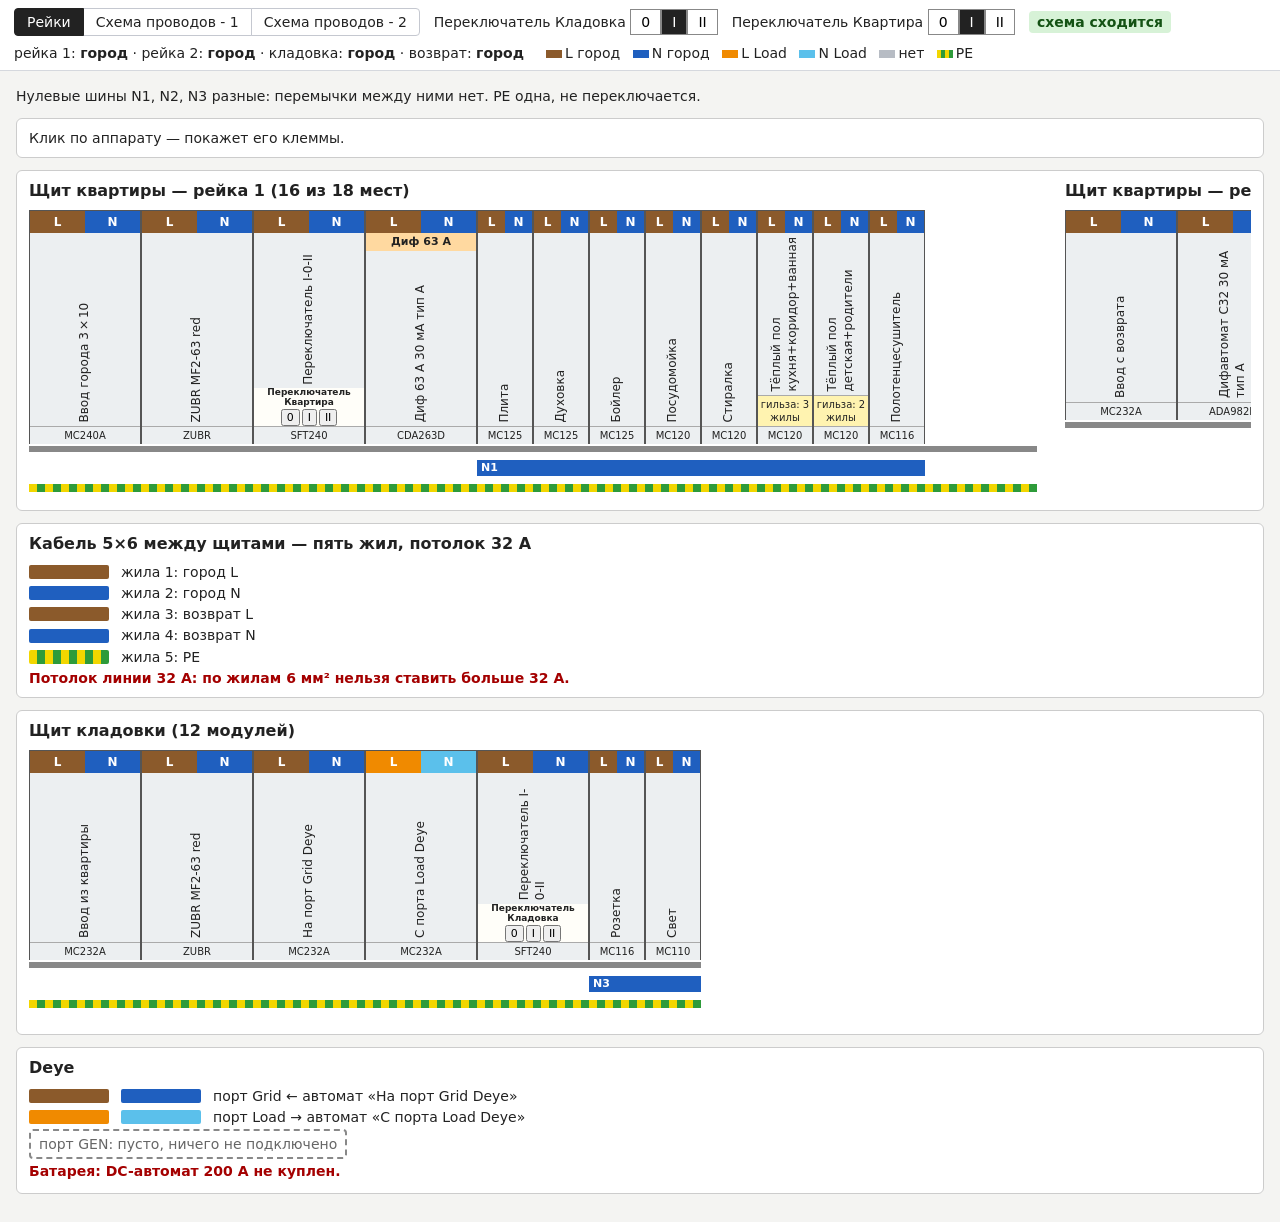
<file: index.html>
<!doctype html>
<html lang="ru">
<head>
<meta charset="utf-8">
<meta name="viewport" content="width=device-width, initial-scale=1">
<title>Щиты: квартира и кладовка</title>
<style>
  :root {
    --grid-l: #8b5a2b; --grid-n: #1f5fbf;
    --load-l: #f08a00; --load-n: #5bc0eb;
    --dead: #9aa0a6; --mod: 56px;
  }
  body { font: 14px/1.3 system-ui, sans-serif; margin: 0; background: #f4f4f2; color: #222; }
  .page { padding: 16px; }
  header.site button { font: inherit; padding: 3px 10px; border: 1px solid #888; background: #fff; cursor: pointer; }
  header.site button.on { background: #222; color: #fff; }
  .swatches i { display: inline-block; width: 16px; height: 8px; margin: 0 3px 0 8px; vertical-align: middle; }
  h2 { font-size: 16px; margin: 0 0 8px; }
  .board, .cable, .deye { background: #fff; border: 1px solid #ccc; border-radius: 6px; padding: 10px 12px; margin: 12px 0; }
  .sw { display: inline-block; width: 22px; height: 12px; border-radius: 2px; vertical-align: middle; margin-right: 4px; }
  .grid-L { background: var(--grid-l); } .grid-N { background: var(--grid-n); }
  .load-L { background: var(--load-l); } .load-N { background: var(--load-n); }
  .dead-L, .dead-N { background: var(--dead); }
  .pe { background: repeating-linear-gradient(90deg, #f2d600 0 8px, #2e9b3a 8px 16px); }
  .rail { display: flex; position: relative; width: calc(var(--mod) * 18); margin-bottom: 24px;
          border-bottom: 6px solid #888; padding-bottom: 2px; }
  .rail.s12 { width: calc(var(--mod) * 12); }
.pair, .scroll { display: flex; gap: 28px; align-items: flex-start; overflow-x: auto; }
  .scroll { display: block; padding-bottom: 8px; }
  .dev { box-sizing: border-box; width: calc(var(--mod) * var(--m)); border: 1px solid #555; border-bottom: 0;
         background: #eceff1; display: flex; flex-direction: column; min-height: 210px; position: relative; flex: none; }
  .t { display: flex; height: 22px; }
  .t span { flex: 1; text-align: center; font-weight: 700; color: #fff; line-height: 22px; font-size: 12px; }
  .name { writing-mode: vertical-rl; transform: rotate(180deg); flex: 1; align-self: center;
          font-size: 12px; padding: 4px 0; text-align: left; }
  .part { font-size: 10px; text-align: center; border-top: 1px solid #aaa; padding: 2px 0; }
  .ferrule { font-size: 10px; background: #fff3b0; text-align: center; padding: 2px 1px; border-top: 1px solid #aaa; }
  .role { font-size: 11px; font-weight: 700; background: #ffd9a0; text-align: center; padding: 2px 0; }
  .nbar { height: 16px; margin: -16px 0 8px; color: #fff; font-size: 11px; font-weight: 700; line-height: 16px; padding-left: 4px; box-sizing: border-box; }
  .peBar { height: 8px; width: calc(var(--mod) * 18); margin-bottom: 8px; }
  .row { display: flex; gap: 8px; align-items: center; margin: 3px 0; }
  .row .sw { width: 80px; height: 14px; }
  .empty { border: 2px dashed #888; color: #666; padding: 4px 8px; border-radius: 4px; display: inline-block; }
  .warn { color: #a40000; font-weight: 700; }
  .badge { padding: 2px 8px; border-radius: 4px; font-weight: 700; }
  .badge.ok { background: #d7f2d7; color: #145214; } .badge.bad { background: #ffd9d9; color: #a40000; }
  .dev { cursor: pointer; }
  #terms { min-height: 1.3em; }
</style>
</head>
<body>
<link rel="stylesheet" href="scheme/nav.css">
<header class="site">
  <nav id="views"></nav>
  <script src="scheme/nav.js?v=3"></script>
  <span>Переключатель Кладовка
    <button data-g="storage" data-v="0">0</button><button data-g="storage" data-v="1">I</button><button data-g="storage" data-v="2">II</button>
  </span>
  <span>Переключатель Квартира
    <button data-g="apartment" data-v="0">0</button><button data-g="apartment" data-v="1">I</button><button data-g="apartment" data-v="2">II</button>
  </span>
  <span id="badge" class="badge"></span>
  <span id="status"></span>
  <span class="swatches">
    <i style="background:#8b5a2b"></i>L город
    <i style="background:#1f5fbf"></i>N город
    <i style="background:#f08a00"></i>L Load
    <i style="background:#5bc0eb"></i>N Load
    <i style="background:#b7bcc4"></i>нет
    <i style="background:repeating-linear-gradient(90deg,#f2d600 0 4px,#2e9b3a 4px 8px)"></i>PE
  </span>
</header>
<div class="page">
<div>Нулевые шины N1, N2, N3 разные: перемычки между ними нет. PE одна, не переключается.</div>
<div id="terms" class="board">Клик по аппарату — покажет его клеммы.</div>

<div class="board">
  <div class="pair">
    <div>
      <h2>Щит квартиры — рейка 1 (16 из 18 мест)</h2>
      <div class="rail" id="rail1"></div><div class="nbar" id="n1"></div><div class="peBar pe"></div>
    </div>
    <div>
      <h2>Щит квартиры — рейка 2 (17 из 18 мест)</h2>
      <div class="rail" id="rail2"></div><div class="nbar" id="n2"></div>
    </div>
  </div>
</div>

<div class="cable">
  <h2>Кабель 5×6 между щитами — пять жил, потолок 32 А</h2>
  <div class="row"><i class="sw" data-w="grid-L"></i>жила 1: город L</div>
  <div class="row"><i class="sw" data-w="grid-N"></i>жила 2: город N</div>
  <div class="row"><i class="sw" data-w="rtn-L"></i>жила 3: возврат L</div>
  <div class="row"><i class="sw" data-w="rtn-N"></i>жила 4: возврат N</div>
  <div class="row"><i class="sw pe"></i>жила 5: PE</div>
  <div class="warn">Потолок линии 32 А: по жилам 6 мм² нельзя ставить больше 32 А.</div>
</div>

<div class="board">
  <h2>Щит кладовки (12 модулей)</h2>
  <div class="scroll"><div class="rail s12" id="storage"></div><div class="nbar" id="n3"></div><div class="peBar pe" style="width:calc(var(--mod)*12)"></div></div>
</div>

<div class="deye">
  <h2>Deye</h2>
  <div class="row"><i class="sw" data-w="grid-L"></i><i class="sw" data-w="grid-N"></i>порт Grid ← автомат «На порт Grid Deye»</div>
  <div class="row"><i class="sw load-L"></i><i class="sw load-N"></i>порт Load → автомат «С порта Load Deye»</div>
  <div class="row"><span class="empty">порт GEN: пусто, ничего не подключено</span></div>
  <div class="row"><span class="warn">Батарея: DC-автомат 200 А не куплен.</span></div>
</div>

<script type="module">
import { devices, energize, selfCheck } from './scheme/circuit.js'

const d = devices()
const NAME = { grid: 'город', load: 'Load Deye', dead: 'нет напряжения' }
const pos = { storage: 1, apartment: 1 } // начальное положение: кладовка I, квартира I

const cls = (st, pole) => `${st}-${pole}`
function esc(t) { return t.replace(/[&<>]/g, (c) => ({ '&': '&amp;', '<': '&lt;', '>': '&gt;' })[c]) }
function posBox(g) {
  const name = g === 'storage' ? 'Кладовка' : 'Квартира'
  const btn = (v, t) => `<button data-g="${g}" data-v="${v}">${t}</button>`
  return `<div class="pos"><b>Переключатель<br>${name}</b><span>${btn(0, '0')}${btn(1, 'I')}${btn(2, 'II')}</span></div>`
}

// клеммы по клику: SFT240 и ZUBR из брифа, остальные вход сверху / выход снизу
function terminals(x) {
  if (x.part === 'SFT240') return 'I: фаза 2, ноль 6 · II: фаза 4, ноль 8 · верх: фаза 1, ноль 5'
  if (x.part === 'ZUBR') return 'вход сверху: 1 фаза, 2 ноль · выход снизу: 3 фаза, 4 ноль'
  if (x.modules === 2) return 'вход сверху: L и N отдельно · выход снизу: L и N отдельно'
  return 'вход сверху, выход снизу'
}

function render() {
  const s = energize(pos.storage, pos.apartment)
  // состояние провода для каждого аппарата: grid | load | dead
  const stateOf = {
    apartmentRail1: (i) => (i < 3 ? 'grid' : s.rail1), // до переключателя вход всегда город
    apartmentRail2: () => s.rail2,
    storage: (i) => ['grid', 'grid', s.deyeGrid, 'load', s.storageLoads, s.storageLoads, s.storageLoads][i],
  }
  const cable = { 'grid-L': 'grid-L', 'grid-N': 'grid-N',
                  'rtn-L': cls(s.returnPair, 'L'), 'rtn-N': cls(s.returnPair, 'N') }
  document.querySelectorAll('[data-w]').forEach((el) => { el.className = `sw ${cable[el.dataset.w]}` })

  for (const [key, id] of [['apartmentRail1', 'rail1'], ['apartmentRail2', 'rail2'], ['storage', 'storage']]) {
    document.getElementById(id).innerHTML = d[key].map((x, i) => {
      const st = stateOf[key](i)
      return `<div class="dev" data-k="${key}" data-i="${i}" style="--m:${x.modules}" title="${esc(x.name)}">
        <div class="t"><span class="${cls(st, 'L')}">L</span><span class="${cls(st, 'N')}">N</span></div>
        ${x.role ? `<div class="role">${esc(x.role)}</div>` : ''}
        <div class="name">${esc(x.name)}</div>
        ${x.part === 'SFT240' ? posBox(key === 'storage' ? 'storage' : 'apartment') : ''}
        ${x.ferrule ? `<div class="ferrule">гильза: ${esc(x.ferrule)}</div>` : ''}
        <div class="part">${esc(x.part)}</div></div>`
    }).join('')
  }

  // шина N начинается после CDA263D / ADA982D / SFT240 (storage) и идёт до конца рейки
  for (const [id, key, last, width, src] of [['n1', 'apartmentRail1', 3, 16, s.rail1], ['n2', 'apartmentRail2', 1, 16, s.rail2], ['n3', 'storage', 4, 12, s.storageLoads]]) {
    const off = d[key].slice(0, last + 1).reduce((a, x) => a + x.modules, 0)
    const el = document.getElementById(id)
    el.className = `nbar ${cls(src, 'N')}`
    el.style.marginLeft = `calc(var(--mod) * ${off})`
    el.style.width = `calc(var(--mod) * ${width - off})`
    el.textContent = id.toUpperCase()
  }

  document.getElementById('status').innerHTML =
    `рейка 1: <b>${NAME[s.rail1]}</b> · рейка 2: <b>${NAME[s.rail2]}</b> · кладовка: <b>${NAME[s.storageLoads]}</b> · возврат: <b>${NAME[s.returnPair]}</b>` +
    (s.fault ? ` · <span class="warn">короткое между городом и Load: ${esc(s.fault)}</span>` : '')
  document.querySelectorAll('[data-g]').forEach((b) =>
    b.classList.toggle('on', pos[b.dataset.g] === Number(b.dataset.v)))
}

document.addEventListener('click', (e) => {
  const b = e.target.closest('button[data-g]')
  if (b) {
    pos[b.dataset.g] = Number(b.dataset.v)
    render()
    return
  }
  const el = e.target.closest('.dev')
  if (!el) return
  const x = d[el.dataset.k][el.dataset.i]
  document.getElementById('terms').innerHTML = `<b>${esc(x.name)}</b> (${esc(x.part)}): ${esc(terminals(x))}`
})

const badge = document.getElementById('badge')
try {
  selfCheck()
  badge.textContent = 'схема сходится'
  badge.className = 'badge ok'
} catch (err) {
  badge.textContent = err.message
  badge.className = 'badge bad'
}

render()
</script>
</div>
</body>
</html>
</file>
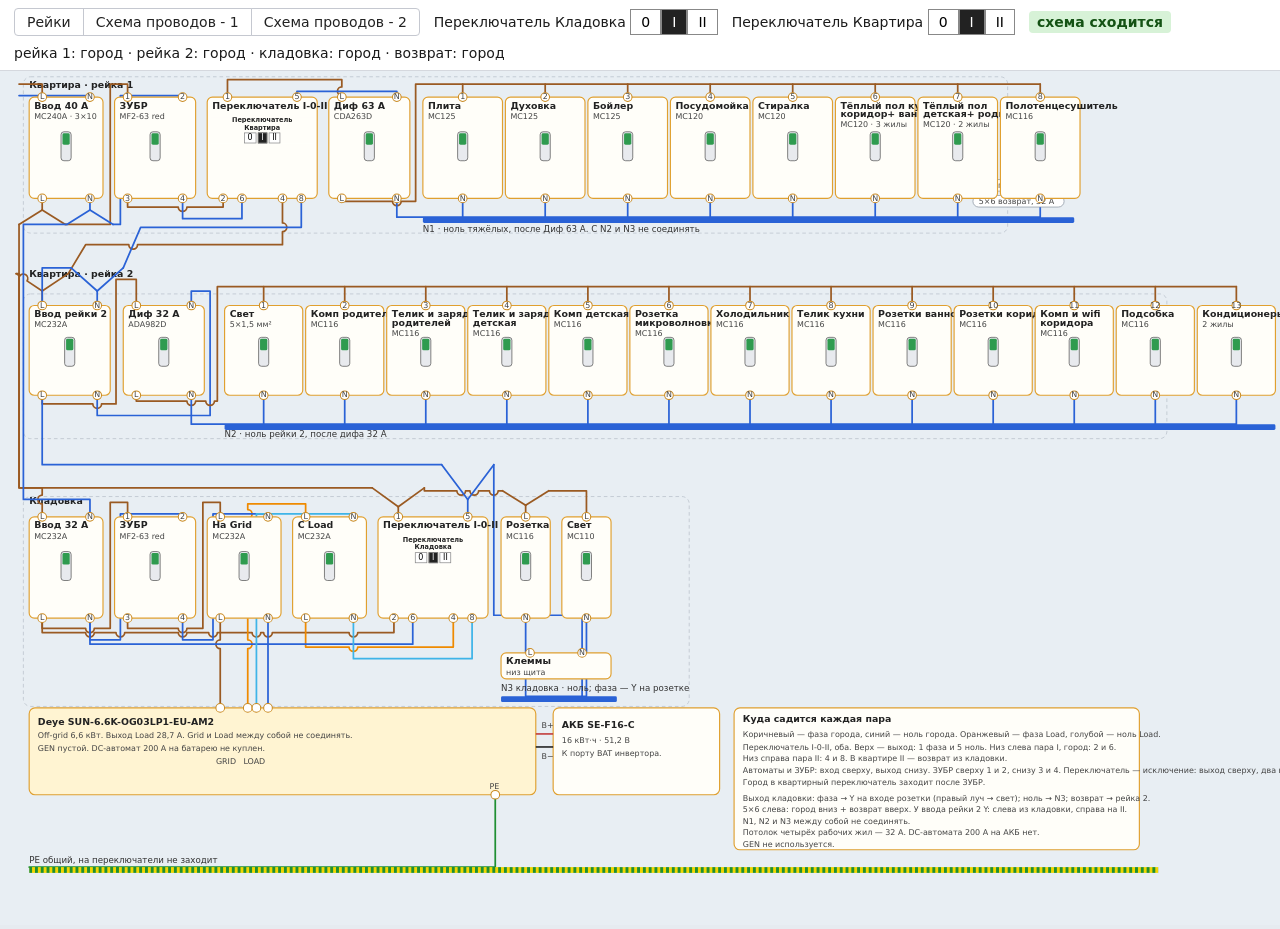
<file: variant3.html>
<!doctype html>
<html lang="ru">
<head>
<meta charset="utf-8">
<meta name="viewport" content="width=device-width, initial-scale=1">
<title>Вариант 3 · подробно</title>
<style>
  body { margin: 0; background: #e6ebf0; color: #1b1b1b; font: 12px/1.25 system-ui, sans-serif; }
  a { color: #1a4fbf; }
  button { font: inherit; padding: 3px 10px; border: 1px solid #888; background: #fff; cursor: pointer; }
  button.on { background: #222; color: #fff; }
  .ok { background: #d7f2d7; color: #145214; border-radius: 4px; padding: 2px 8px; font-weight: 700; }
  svg { width: 100%; height: calc(100vh - 46px); background: #e8eef3; }
  .panel { fill: none; stroke: #b7c0ca; stroke-dasharray: 5 4; }
  .card { fill: #fffef9; stroke: #e0a030; stroke-width: 1.6; }
  .inv { fill: #fff4d2; stroke: #e0a030; stroke-width: 1.6; }
  .dot { fill: #fff; stroke: #c98920; stroke-width: 1.4; }
  .t { font-size: 13px; font-weight: 700; fill: #222; }
  .s { font-size: 11px; fill: #444; }
  .n { font-size: 12px; fill: #333; }
  .w { fill: none; stroke-width: 2.4; stroke-linejoin: round; stroke-linecap: round; pointer-events: none; }
  .hit { fill: none; stroke: transparent; stroke-width: 14; pointer-events: stroke; }
  .run:hover .w { stroke-width: 5; filter: drop-shadow(0 0 2px #fff); }
  .grid-L { stroke: #9a5a22; } .grid-N { stroke: #2a62d6; }
  .load-L { stroke: #ef8a00; } .load-N { stroke: #3eb4e8; }
  .dead { stroke: #c5cad1; }
  .pe { stroke: #1f8f32; }
  .barN { stroke: none; } .barN.grid-N { fill: #2a62d6; } .barN.load-N { fill: #3eb4e8; } .barN.dead { fill: #c5cad1; }
  .pebar { stroke: none; fill: url(#pe); }
  .pill { fill: #fff; stroke: #8a93a0; }
  .lev { cursor: pointer; }
</style>
</head>
<body>
<link rel="stylesheet" href="scheme/nav.css">
<header class="site">
  <nav id="views"></nav>
  <script src="scheme/nav.js"></script>
  <span>Переключатель Кладовка
    <button data-g="storage" data-v="0">0</button><button data-g="storage" data-v="1">I</button><button data-g="storage" data-v="2">II</button>
  </span>
  <span>Переключатель Квартира
    <button data-g="apartment" data-v="0">0</button><button data-g="apartment" data-v="1">I</button><button data-g="apartment" data-v="2">II</button>
  </span>
  <span id="badge" class="ok"></span>
  <span id="status"></span>
</header>
<svg id="svg" viewBox="0 0 1720 1180">
  <defs>
    <pattern id="pe" width="8" height="8" patternUnits="userSpaceOnUse">
      <rect width="8" height="8" fill="#f2d600"/>
      <rect width="4" height="8" fill="#1f8f32"/>
    </pattern>
  </defs>
</svg>
<script type="module">
import { devices, energize, gateBreakers, selfCheck } from './scheme/circuit.js'
import { applyHops } from './scheme/hop.js'

const pos = { storage: 1, apartment: 1 }
const sw = {}
const svg = document.getElementById('svg')
const wires = []
const d = devices()
const on = (id) => sw[id] !== false
const live = (via) => !via || via.every(on)

function box(x, y, w, h, title, sub, id) {
  return { x, y, w, h, title, sub, id, p: {} }
}
function port(b, id, x, y, label) { b.p[id] = { x, y, label } }
function add(pts, kind, pole, g, via) {
  wires.push({ pts, kind, pole, g: g ?? 's' + wires.length, via })
}
const PS = 16 // зазор L/N на параллельных трассах
function go(a, b, y, kind, pole, g, via) {
  const yy = y + pole * PS
  add([a, { x: a.x, y: yy }, { x: b.x, y: yy }, b], kind, pole, g, via)
}

const Y = 36, H = 140
const city = box(16, Y, 102, H, 'Ввод 40 А', 'MC240A · 3×10', 'city')
const zA = box(134, Y, 112, H, 'ЗУБР', 'MF2-63 red', 'zA')
const sA = box(262, Y, 152, H, 'Переключатель I-0-II', 'квартира')
const pzv = box(430, Y, 112, H, 'Диф 63 А', 'CDA263D', 'pzv')
const gapR1R2 = 40
const gapR2Sto = 80 // вдвое больше сдвига, чем между рейками
const sY = 496 + gapR1R2 + gapR2Sto
const qIn = box(16, sY, 102, H, 'Ввод 32 А', 'MC232A', 'qIn')
const zS = box(134, sY, 112, H, 'ЗУБР', 'MF2-63 red', 'zS')
const qG = box(262, sY, 102, H, 'На Grid', 'MC232A', 'qG')
const qL = box(380, sY, 102, H, 'С Load', 'MC232A', 'qL')
const sS = box(498, sY, 152, H, 'Переключатель I-0-II', 'кладовка')

function topBottom(b, inL, inN, outL, outN) {
  port(b, 'inL', b.x + 18, b.y, inL)
  port(b, 'inN', b.x + b.w - 18, b.y, inN)
  port(b, 'outL', b.x + 18, b.y + b.h, outL)
  port(b, 'outN', b.x + b.w - 18, b.y + b.h, outN)
}
topBottom(city, 'L', 'N', 'L', 'N')
topBottom(zA, '1', '2', '3', '4')
topBottom(zS, '1', '2', '3', '4')
topBottom(qIn, 'L', 'N', 'L', 'N')
topBottom(qG, 'L', 'N', 'L', 'N')
topBottom(qL, 'L', 'N', 'L', 'N')
topBottom(pzv, 'L', 'N', 'L', 'N')
function sftPorts(b) {
  port(b, 'oL', b.x + 28, b.y, '1')
  port(b, 'oN', b.x + b.w - 28, b.y, '5')
  port(b, 'iL', b.x + 22, b.y + b.h, '2')
  port(b, 'iN', b.x + 48, b.y + b.h, '6')
  port(b, 'iiL', b.x + b.w - 48, b.y + b.h, '4')
  port(b, 'iiN', b.x + b.w - 22, b.y + b.h, '8')
}
;[sA, sS].forEach(sftPorts)

const heavy = d.apartmentRail1.slice(4)
const spare = d.apartmentRail2.slice(2)
const heavyBoxes = heavy.map((item, i) => {
  const b = box(560 + i * 114, Y, 110, H, item.name, item.part + (item.ferrule ? ' · ' + item.ferrule : ''), 'h' + i)
  port(b, 'L', b.x + b.w / 2, b.y, String(i + 1))
  port(b, 'N', b.x + b.w / 2, b.y + b.h, 'N')
  return b
})
const r2Y = 284 + gapR1R2
const R2H = 124
const q2 = box(16, r2Y, 112, R2H, 'Ввод рейки 2', 'MC232A', 'q2')
const dif2 = box(146, r2Y, 112, R2H, 'Диф 32 А', 'ADA982D', 'dif2')
topBottom(q2, 'L', 'N', 'L', 'N')
topBottom(dif2, 'L', 'N', 'L', 'N')
const spareBoxes = spare.map((item, i) => {
  const b = box(286 + i * 112, r2Y, 108, R2H, item.name, item.ferrule || item.part, 'sp' + i)
  port(b, 'L', b.x + b.w / 2, b.y, String(i + 1))
  port(b, 'N', b.x + b.w / 2, b.y + b.h, 'N')
  return b
})
const sock = box(668, sY, 68, H, 'Розетка', 'MC116', 'sock')
const lamp = box(752, sY, 68, H, 'Свет', 'MC110', 'lamp')
;[sock, lamp].forEach((b) => { port(b, 'L', b.x + b.w / 2, b.y, 'L'); port(b, 'N', b.x + b.w / 2, b.y + b.h, 'N') })
// клеммник внизу щита, не на DIN-рейке
const klemm = box(668, sY + H + 48, 152, 36, 'Клеммы', 'низ щита')
port(klemm, 'L', klemm.x + 40, klemm.y, 'L')
port(klemm, 'N', klemm.x + 112, klemm.y, 'N')

const deye = { x: 16, y: 880, w: 700, h: 120 }
const bat = { x: 740, y: 880, w: 230, h: 120 }
const gL = { x: qG.p.outL.x, y: deye.y }, gN = { x: qG.p.outN.x, y: deye.y }
const lL = { x: 318, y: deye.y }, lN = { x: 330, y: deye.y }
const peD = { x: 660, y: deye.y + deye.h }

const viaCity = ['city']
const viaZA = ['city', 'zA']
const viaQin = ['city', 'qIn']
const viaZS = ['city', 'qIn', 'zS']
const viaQG = ['city', 'qIn', 'zS', 'qG']
const viaQL = ['qL']
const viaQ2 = ['q2']
const viaDif = ['q2', 'dif2']
const viaPzv = ['pzv']

for (let pole = 0; pole < 2; pole++) {
  const k = pole ? 'N' : 'L'
  const inn = city.p['in' + k]
  const yTop = 18 + pole * PS
  add([{ x: 2, y: yTop }, { x: inn.x, y: yTop }, inn], 'grid', pole)
  const cityRun = 'city' + pole
  const out = city.p['out' + k]
  const zin = zA.p['in' + k]
  const gap = 128 + pole * 14
  // короткий выход → Y; вся звезда в одной группе — подсветка целиком
  const tee = { x: out.x, y: out.y + 16 }
  const left = { x: out.x - 32, y: out.y + 36 }
  const right = { x: out.x + 32, y: out.y + 36 }
  add([out, tee], 'grid', pole, cityRun, viaCity)
  add([tee, left], 'grid', pole, cityRun, viaCity)
  add([tee, right], 'grid', pole, cityRun, viaCity)
  add([right, { x: gap, y: right.y }, { x: gap, y: yTop }, { x: zin.x, y: yTop }, zin], 'grid', pole, cityRun, viaCity)
  // 5×6: город вниз слева рядом с возвратом (не правый желоб, не сквозь карты)
  const cableX = 2 + pole * 6
  const ySto = sY - 40 + pole * PS
  const qInPort = qIn.p['in' + k]
  add([left, { x: cableX, y: left.y }, { x: cableX, y: ySto }, { x: qInPort.x, y: ySto }, qInPort], 'grid', pole, cityRun, viaCity)
  go(zA.p['out' + k], sA.p['i' + k], 188, 'grid', pole, undefined, viaZA)
  const split = 'split' + pole
  const qOut = qIn.p['out' + k]
  const zIn = zS.p['in' + k]
  const gxs = 128 + pole * 14
  const yq = qOut.y + 14 + pole * PS
  const yzIn = zIn.y - 20 + pole * PS
  add([qOut, { x: qOut.x, y: yq }, { x: gxs, y: yq }, { x: gxs, y: yzIn }, { x: zIn.x, y: yzIn }, zIn], 'grid', pole, split, viaQin)
  go(qOut, sS.p['i' + k], sY + 160, 'grid', pole, split, viaQin)
  const zOut = zS.p['out' + k]
  const gIn = qG.p['in' + k]
  const gxb = 256 + pole * 14
  const yz = zOut.y + 14 + pole * PS
  const yg = gIn.y - 20 + pole * PS
  add([zOut, { x: zOut.x, y: yz }, { x: gxb, y: yz }, { x: gxb, y: yg }, { x: gIn.x, y: yg }, gIn], 'grid', pole, undefined, viaZS)
  add([pole ? qG.p.outN : qG.p.outL, pole ? gN : gL], 'grid', pole, undefined, viaQG)
  const lIn = qL.p['in' + k]
  const lFrom = pole ? lN : lL
  const yLoad = sY - 18 + pole * 14
  add([lFrom, { x: lFrom.x, y: yLoad }, { x: lIn.x, y: yLoad }, lIn], 'load', pole)
  go(qL.p['out' + k], sS.p['ii' + k], sY + H + 40, 'load', pole, undefined, viaQL)
  const outG = 'sftOut' + pole
  const o = sS.p['o' + k]
  const q2in = q2.p['in' + k]
  // Y на выходе переключателя: L/N с зазором 2×PS, чтобы не налипали
  const gapLN = 2 * PS
  const oTee = { x: o.x, y: o.y - 14 - pole * 10 }
  const oLeft = { x: o.x - 36, y: o.y - 40 - pole * gapLN }
  const oRight = { x: o.x + 36, y: o.y - 40 - pole * gapLN }
  add([o, oTee], 'ret', pole, outG)
  add([oTee, oLeft], 'ret', pole, outG)
  add([oTee, oRight], 'sto', pole, outG)
  // правый луч: фаза → Y на входе розетки (правый луч Y → свет); ноль → N3
  if (pole === 0) {
    const sIn = sock.p.L
    const sTee = { x: sIn.x, y: sIn.y - 16 }
    const sArmL = { x: sIn.x - 32, y: sIn.y - 36 }
    const sArmR = { x: sIn.x + 32, y: sIn.y - 36 }
    add([oRight, { x: oRight.x, y: sArmL.y }, sArmL], 'sto', 0, outG)
    add([sIn, sTee], 'sto', 0, 'sockL', ['sock'])
    add([sTee, sArmL], 'sto', 0, outG)
    add([sTee, sArmR], 'sto', 0, outG)
    add([sArmR, { x: lamp.p.L.x, y: sArmR.y }, lamp.p.L], 'sto', 0, 'lampL', ['lamp'])
  } else {
    add([oRight, { x: oRight.x, y: klemm.y - 20 - gapLN }, { x: klemm.p.N.x, y: klemm.y - 20 - gapLN }, klemm.p.N], 'sto', 1, outG)
  }
  // 5×6 возврат: горизонталь и стояк с тем же зазором → левый луч Y
  const retX = 2 + pole * gapLN
  const qTee = { x: q2in.x, y: q2in.y - 20 }
  const qArmL = { x: q2in.x - 36, y: q2in.y - 44 - pole * 8 }
  const qArmR = { x: q2in.x + 36, y: q2in.y - 44 - pole * 8 }
  add([oLeft, { x: retX, y: oLeft.y }, { x: retX, y: qArmL.y }, qArmL], 'ret', pole, outG)
  // Y: слева из кладовки, справа на пару II переключателя
  add([q2in, qTee], 'ret', pole, outG)
  add([qTee, qArmL], 'ret', pole, outG)
  add([qTee, qArmR], 'ret', pole, outG)
  const aptII = sA.p['ii' + k]
  const midY = qArmR.y - 40 - pole * PS
  add([qArmR, { x: qArmR.x + 24, y: midY }, { x: aptII.x, y: midY }, aptII], 'ret', pole, outG)
  const q2o = q2.p['out' + k]
  const dIn = dif2.p['in' + k]
  const rise = pole ? dif2.x + dif2.w + 8 : q2.x + q2.w + 8
  const y2 = q2o.y + 12 + pole * PS
  const yIn2 = r2Y - 36 + pole * PS
  add([q2o, { x: q2o.x, y: y2 }, { x: rise, y: y2 }, { x: rise, y: yIn2 }, { x: dIn.x, y: yIn2 }, dIn], 'rail2', pole, undefined, viaQ2)
}
add([sA.p.oL, { x: sA.p.oL.x, y: 12 }, { x: pzv.p.inL.x, y: 12 }, pzv.p.inL], 'rail1', 0)
add([sA.p.oN, { x: sA.p.oN.x, y: 12 + PS }, { x: pzv.p.inN.x, y: 12 + PS }, pzv.p.inN], 'rail1', 1)

const busY = 18
const gapP = pzv.x + pzv.w + 8
add([pzv.p.outL, { x: pzv.p.outL.x, y: pzv.p.outL.y + 4 }, { x: gapP, y: pzv.p.outL.y + 4 }, { x: gapP, y: busY }, { x: heavyBoxes.at(-1).p.L.x, y: busY }], 'rail1', 0, 'r1L', viaPzv)
for (const b of heavyBoxes) add([{ x: b.p.L.x, y: busY }, b.p.L], 'rail1', 0, 'r1L', [...viaPzv, b.id])
const n1 = Y + H + 26
add([pzv.p.outN, { x: pzv.p.outN.x, y: n1 }, { x: heavyBoxes.at(-1).p.N.x, y: n1 }], 'rail1', 1, 'r1N', viaPzv)
for (const b of heavyBoxes) add([b.p.N, { x: b.p.N.x, y: n1 }], 'rail1', 1, 'r1N', [...viaPzv, b.id])

const bus2 = r2Y - 26
const gapD = dif2.x + dif2.w + 18
add([dif2.p.outL, { x: dif2.p.outL.x, y: dif2.p.outL.y + 8 }, { x: gapD, y: dif2.p.outL.y + 8 }, { x: gapD, y: bus2 }, { x: spareBoxes.at(-1).p.L.x, y: bus2 }], 'rail2', 0, 'r2L', viaDif)
for (const b of spareBoxes) add([{ x: b.p.L.x, y: bus2 }, b.p.L], 'rail2', 0, 'r2L', [...viaDif, b.id])
const n2 = r2Y + R2H + 40
const n2x = spareBoxes[0].x
const n2w = spareBoxes.at(-1).x + spareBoxes.at(-1).w - n2x
add([dif2.p.outN, { x: dif2.p.outN.x, y: n2 }, { x: spareBoxes.at(-1).p.N.x, y: n2 }], 'rail2', 1, 'r2N', viaDif)
for (const b of spareBoxes) add([b.p.N, { x: b.p.N.x, y: n2 }], 'rail2', 1, 'r2N', [...viaDif, b.id])
const n3 = klemm.y + klemm.h + 24
add([klemm.p.N, { x: klemm.p.N.x, y: n3 }], 'sto', 1, 'stoN')
add([sock.p.N, { x: sock.p.N.x, y: n3 }, { x: klemm.p.N.x, y: n3 }], 'sto', 1, 'stoN', ['sock'])
add([lamp.p.N, { x: lamp.p.N.x, y: n3 }, { x: klemm.p.N.x, y: n3 }], 'sto', 1, 'stoN', ['lamp'])
const peY = deye.y + deye.h + 100
add([peD, { x: peD.x, y: peY }, { x: 16, y: peY }], 'pe', 0)
applyHops(wires)

function paint(kind, pole, s, via) {
  if (kind === 'pe') return 'pe'
  if (!live(via)) return 'dead'
  const src = { grid: 'grid', load: 'load', rail1: s.rail1, rail2: s.rail2, ret: s.returnPair, sto: s.storageLoads }[kind]
  if (src === 'grid') return pole ? 'grid-N' : 'grid-L'
  if (src === 'load') return pole ? 'load-N' : 'load-L'
  return 'dead'
}
function wrap(text, max) {
  const out = []
  let cur = ''
  for (const word of text.replaceAll('+', '+ ').split(' ')) {
    const next = cur ? `${cur} ${word}` : word
    if (cur && next.length > max) { out.push(cur); cur = word }
    else cur = next
  }
  if (cur) out.push(cur)
  return out.slice(0, 4)
}
function posBox(g) {
  const name = g === 'storage' ? 'Кладовка' : 'Квартира'
  const btn = (v, t) => `<button data-g="${g}" data-v="${v}">${t}</button>`
  return `<div xmlns="http://www.w3.org/1999/xhtml" class="pos"><b>Переключатель<br>${name}</b><span>${btn(0, '0')}${btn(1, 'I')}${btn(2, 'II')}</span></div>`
}
function lever(b) {
  if (!b.id) return ''
  const up = on(b.id)
  const lx = b.x + b.w / 2 - 7
  const ly = b.y + Math.min(48, b.h / 2 - 18)
  return `<g class="lev" data-sw="${b.id}">
    <title>${b.title}: ${up ? 'вкл' : 'выкл'}</title>
    <rect x="${lx}" y="${ly}" width="14" height="40" rx="4" fill="#e8eaee" stroke="#555"/>
    <rect x="${lx + 2}" y="${up ? ly + 2 : ly + 22}" width="10" height="16" rx="2" fill="${up ? '#2f9b4f' : '#9aa0a6'}"/>
  </g>`
}
function card(b) {
  const name = wrap(b.title, Math.max(8, Math.floor((b.w - 14) / 5.6)))
  const ports = Object.entries(b.p).map(([, pt]) =>
    `<circle class="dot" cx="${pt.x}" cy="${pt.y}" r="6"/><text class="s" x="${pt.x}" y="${pt.y + 3}" text-anchor="middle">${pt.label}</text>`).join('')
  const knob = b.title.startsWith('Переключатель')
    ? `<foreignObject x="${b.x + 4}" y="${b.y + 28}" width="${b.w - 8}" height="70">${posBox(b.sub === 'кладовка' ? 'storage' : 'apartment')}</foreignObject>`
    : `<text class="s" x="${b.x + 7}" y="${b.y + 18 + name.length * 12}">${b.sub}</text>`
  return `<g><title>${b.title}. ${b.sub}</title>
    <rect class="card" x="${b.x}" y="${b.y}" width="${b.w}" height="${b.h}" rx="7"/>
    ${name.map((line, i) => `<text class="t" x="${b.x + 7}" y="${b.y + 16 + i * 12}">${line}</text>`).join('')}
    ${knob}
    ${lever(b)}
    ${ports}</g>`
}
const NAME = { grid: 'город', load: 'Load', dead: 'нет' }

function draw() {
  const s = gateBreakers(energize(pos.storage, pos.apartment), on, pos.storage, pos.apartment)
  const paths = [...wires.reduce((map, w) => map.set(w.g, [...(map.get(w.g) ?? []), w]), new Map()).values()].map((parts) =>
    `<g class="run">${parts.map((w) => {
      const d = w.d
      return `<path class="hit" d="${d}"/><path class="w ${paint(w.kind, w.pole, s, w.via)}" d="${d}"/>`
    }).join('')}</g>`).join('')
  const bars = `    <rect class="barN ${paint(s.rail1 === 'grid' ? 'grid' : s.rail1 === 'load' ? 'load' : 'dead', 1, s, viaPzv)}" x="560" y="${n1}" width="900" height="8" rx="2"/>
    <text class="n" x="560" y="${n1 + 20}">N1 · ноль тяжёлых, после Диф 63 А. С N2 и N3 не соединять</text>
    <rect class="barN ${paint(s.rail2 === 'grid' ? 'grid' : s.rail2 === 'load' ? 'load' : 'dead', 1, s, viaDif)}" x="${n2x}" y="${n2}" width="${n2w}" height="8" rx="2"/>
    <text class="n" x="${n2x}" y="${n2 + 18}">N2 · ноль рейки 2, после дифа 32 А</text>
    <rect class="barN ${paint(s.storageLoads === 'grid' ? 'grid' : s.storageLoads === 'load' ? 'load' : 'dead', 1, s)}" x="668" y="${n3}" width="160" height="8" rx="2"/>
    <text class="n" x="668" y="${n3 - 8}">N3 кладовка · ноль; фаза — Y на розетке</text>
    <rect class="pebar" x="16" y="${peY}" width="1560" height="8"/>
    <text class="n" x="16" y="${peY - 6}">PE общий, на переключатели не заходит</text>`
  const frames = `<rect class="panel" x="8" y="8" width="1360" height="${Y + H + 40}" rx="10"/>
    <text class="t" x="16" y="24">Квартира · рейка 1</text>
    <rect class="panel" x="8" y="${r2Y - 16}" width="1580" height="${R2H + 76}" rx="10"/>
    <text class="t" x="16" y="${r2Y - 40}">Квартира · рейка 2</text>
    <rect class="panel" x="8" y="${sY - 28}" width="920" height="${H + 150}" rx="10"/>
    <text class="t" x="16" y="${sY - 18}">Кладовка</text>`
  const legend = `<rect class="card" x="990" y="${deye.y}" width="560" height="196" rx="8"/>
    <text class="t" x="1002" y="${deye.y + 20}">Куда садится каждая пара</text>
    <text class="s" x="1002" y="${deye.y + 40}">Коричневый — фаза города, синий — ноль города. Оранжевый — фаза Load, голубой — ноль Load.</text>
    <text class="s" x="1002" y="${deye.y + 58}">Переключатель I-0-II, оба. Верх — выход: 1 фаза и 5 ноль. Низ слева пара I, город: 2 и 6.</text>
    <text class="s" x="1002" y="${deye.y + 74}">Низ справа пара II: 4 и 8. В квартире II — возврат из кладовки.</text>
    <text class="s" x="1002" y="${deye.y + 90}">Автоматы и ЗУБР: вход сверху, выход снизу. ЗУБР сверху 1 и 2, снизу 3 и 4. Переключатель — исключение: выход сверху, два входа снизу.</text>
    <text class="s" x="1002" y="${deye.y + 106}">Город в квартирный переключатель заходит после ЗУБР.</text>
    <text class="s" x="1002" y="${deye.y + 128}">Выход кладовки: фаза → Y на входе розетки (правый луч → свет); ноль → N3; возврат → рейка 2.</text>
    <text class="s" x="1002" y="${deye.y + 144}">5×6 слева: город вниз + возврат вверх. У ввода рейки 2 Y: слева из кладовки, справа на II.</text>
    <text class="s" x="1002" y="${deye.y + 160}">N1, N2 и N3 между собой не соединять.</text>
    <text class="s" x="1002" y="${deye.y + 176}">Потолок четырёх рабочих жил — 32 А. DC-автомата 200 А на АКБ нет.</text>
    <text class="s" x="1002" y="${deye.y + 192}">GEN не используется.</text>`
  const inv = `<rect class="inv" x="${deye.x}" y="${deye.y}" width="${deye.w}" height="${deye.h}" rx="8"/>
    <text class="t" x="${deye.x + 12}" y="${deye.y + 24}">Deye SUN-6.6K-OG03LP1-EU-AM2</text>
    <text class="s" x="${deye.x + 12}" y="${deye.y + 42}">Off-grid 6,6 кВт. Выход Load 28,7 А. Grid и Load между собой не соединять.</text>
    <text class="s" x="${deye.x + 12}" y="${deye.y + 60}">GEN пустой. DC-автомат 200 А на батарею не куплен.</text>
    <text class="s" x="${gL.x - 6}" y="${deye.y + 78}">GRID</text>
    <text class="s" x="${lL.x - 6}" y="${deye.y + 78}">LOAD</text>
    <text class="s" x="${peD.x - 8}" y="${deye.y + deye.h - 8}">PE</text>
    <circle class="dot" cx="${gL.x}" cy="${gL.y}" r="6"/><circle class="dot" cx="${gN.x}" cy="${gN.y}" r="6"/>
    <circle class="dot" cx="${lL.x}" cy="${lL.y}" r="6"/><circle class="dot" cx="${lN.x}" cy="${lN.y}" r="6"/>
    <circle class="dot" cx="${peD.x}" cy="${peD.y}" r="6"/>
    <rect class="card" x="${bat.x}" y="${bat.y}" width="${bat.w}" height="${bat.h}" rx="8"/>
    <text class="t" x="${bat.x + 12}" y="${bat.y + 28}">АКБ SE-F16-C</text>
    <text class="s" x="${bat.x + 12}" y="${bat.y + 48}">16 кВт·ч · 51,2 В</text>
    <text class="s" x="${bat.x + 12}" y="${bat.y + 66}">К порту BAT инвертора.</text>
    <line x1="${deye.x + deye.w}" y1="${deye.y + 36}" x2="${bat.x}" y2="${bat.y + 36}" stroke="#c23b3b" stroke-width="2.2"/>
    <line x1="${deye.x + deye.w}" y1="${deye.y + 54}" x2="${bat.x}" y2="${bat.y + 54}" stroke="#222" stroke-width="2.2"/>
    <text class="s" x="${deye.x + deye.w + 8}" y="${deye.y + 28}">B+</text>
    <text class="s" x="${deye.x + deye.w + 8}" y="${deye.y + 70}">B−</text>`
  const pills = `<rect class="pill" x="1320" y="150" width="92" height="16" rx="8"/><text class="s" x="1328" y="162">5×6 город</text>
    <rect class="pill" x="1320" y="172" width="126" height="16" rx="8"/><text class="s" x="1328" y="184">5×6 возврат, 32 А</text>`
  const cards = [city, zA, sA, pzv, qIn, zS, qG, qL, sS, q2, dif2, sock, lamp, klemm, ...heavyBoxes, ...spareBoxes].map(card).join('')
  svg.querySelectorAll('.dyn').forEach((n) => n.remove())
  const g = document.createElementNS('http://www.w3.org/2000/svg', 'g')
  g.setAttribute('class', 'dyn')
  g.innerHTML = frames + paths + bars + inv + pills + legend + cards
  svg.appendChild(g)
  document.getElementById('status').textContent =
    `рейка 1: ${NAME[s.rail1]} · рейка 2: ${NAME[s.rail2]} · кладовка: ${NAME[s.storageLoads]} · возврат: ${NAME[s.returnPair]}`
  document.querySelectorAll('button').forEach((b) => b.classList.toggle('on', pos[b.dataset.g] === Number(b.dataset.v)))
}
document.addEventListener('click', (e) => {
  const lev = e.target.closest('[data-sw]')
  if (lev) {
    sw[lev.dataset.sw] = !on(lev.dataset.sw)
    draw()
    return
  }
  const b = e.target.closest('button[data-g]')
  if (!b) return
  pos[b.dataset.g] = Number(b.dataset.v)
  draw()
})
svg.addEventListener('mouseover', (e) => {
  const g = e.target.closest('.run')
  if (!g || g === g.parentNode.lastElementChild) return
  g.parentNode.appendChild(g)
})
selfCheck()
document.getElementById('badge').textContent = 'схема сходится'
draw()
</script>
</body>
</html>
</file>
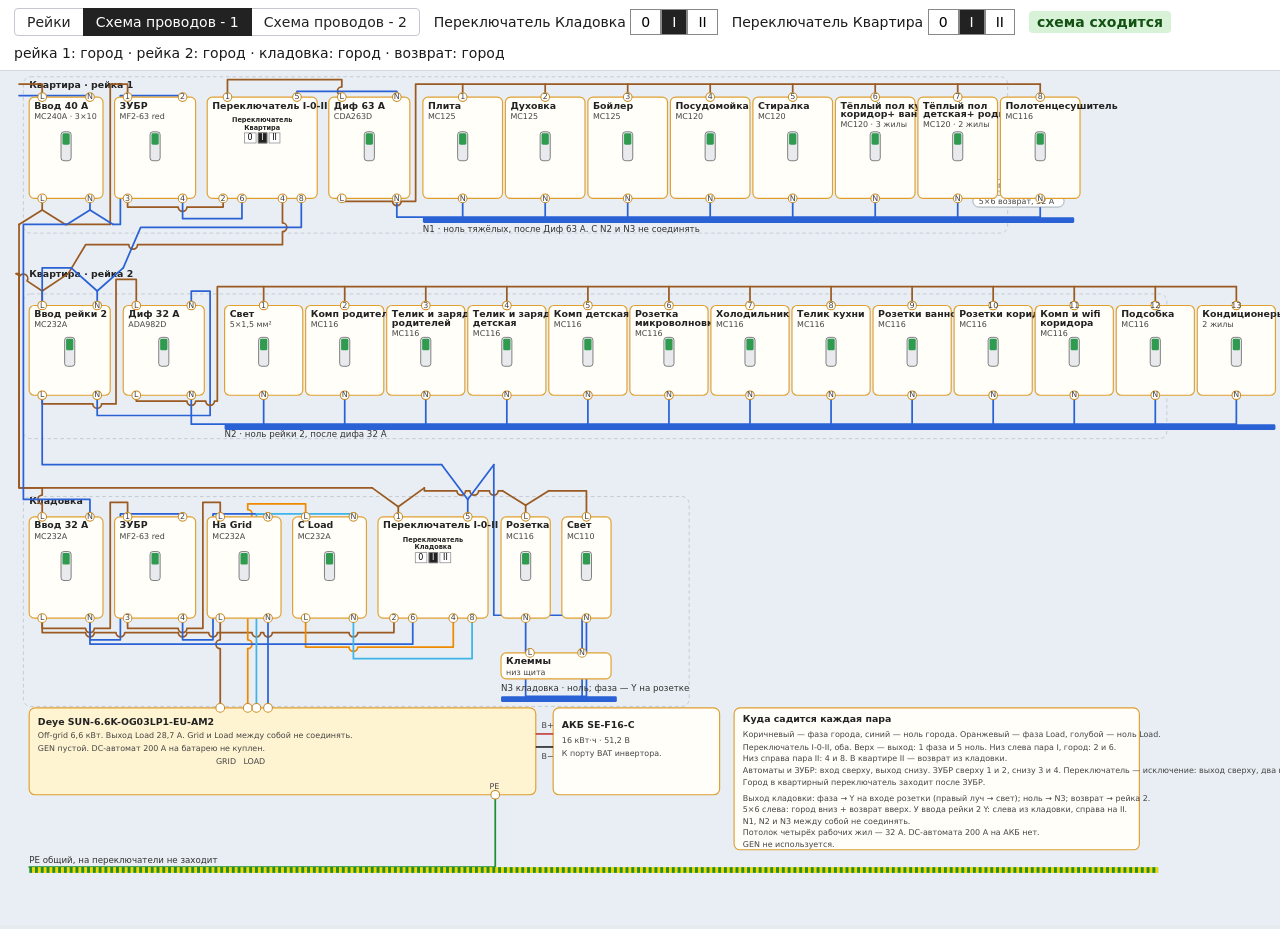
<file: wires-1.html>
<!doctype html>
<html lang="ru">
<head>
<meta charset="utf-8">
<meta name="viewport" content="width=device-width, initial-scale=1">
<title>Схема проводов - 1</title>
<style>
  body { margin: 0; background: #e6ebf0; color: #1b1b1b; font: 12px/1.25 system-ui, sans-serif; }
  a { color: #1a4fbf; }
  button { font: inherit; padding: 3px 10px; border: 1px solid #888; background: #fff; cursor: pointer; }
  button.on { background: #222; color: #fff; }
  .ok { background: #d7f2d7; color: #145214; border-radius: 4px; padding: 2px 8px; font-weight: 700; }
  svg { width: 100%; height: calc(100vh - 46px); background: #e8eef3; }
  .panel { fill: none; stroke: #b7c0ca; stroke-dasharray: 5 4; }
  .card { fill: #fffef9; stroke: #e0a030; stroke-width: 1.6; }
  .inv { fill: #fff4d2; stroke: #e0a030; stroke-width: 1.6; }
  .dot { fill: #fff; stroke: #c98920; stroke-width: 1.4; }
  .t { font-size: 13px; font-weight: 700; fill: #222; }
  .s { font-size: 11px; fill: #444; }
  .n { font-size: 12px; fill: #333; }
  .w { fill: none; stroke-width: 2.4; stroke-linejoin: round; stroke-linecap: round; pointer-events: none; }
  .hit { fill: none; stroke: transparent; stroke-width: 14; pointer-events: stroke; }
  .run:hover .w { stroke-width: 5; filter: drop-shadow(0 0 2px #fff); }
  .grid-L { stroke: #9a5a22; } .grid-N { stroke: #2a62d6; }
  .load-L { stroke: #ef8a00; } .load-N { stroke: #3eb4e8; }
  .dead { stroke: #c5cad1; }
  .pe { stroke: #1f8f32; }
  .barN { stroke: none; } .barN.grid-N { fill: #2a62d6; } .barN.load-N { fill: #3eb4e8; } .barN.dead { fill: #c5cad1; }
  .pebar { stroke: none; fill: url(#pe); }
  .pill { fill: #fff; stroke: #8a93a0; }
  .lev { cursor: pointer; }
</style>
</head>
<body>
<link rel="stylesheet" href="scheme/nav.css">
<header class="site">
  <nav id="views"></nav>
  <script src="scheme/nav.js?v=3"></script>
  <span>Переключатель Кладовка
    <button data-g="storage" data-v="0">0</button><button data-g="storage" data-v="1">I</button><button data-g="storage" data-v="2">II</button>
  </span>
  <span>Переключатель Квартира
    <button data-g="apartment" data-v="0">0</button><button data-g="apartment" data-v="1">I</button><button data-g="apartment" data-v="2">II</button>
  </span>
  <span id="badge" class="ok"></span>
  <span id="status"></span>
</header>
<svg id="svg" viewBox="0 0 1720 1180">
  <defs>
    <pattern id="pe" width="8" height="8" patternUnits="userSpaceOnUse">
      <rect width="8" height="8" fill="#f2d600"/>
      <rect width="4" height="8" fill="#1f8f32"/>
    </pattern>
  </defs>
</svg>
<script type="module">
import { devices, energize, gateBreakers, selfCheck } from './scheme/circuit.js'
import { applyHops } from './scheme/hop.js'

const pos = { storage: 1, apartment: 1 }
const sw = {}
const svg = document.getElementById('svg')
const wires = []
const d = devices()
const on = (id) => sw[id] !== false
const live = (via) => !via || via.every(on)

function box(x, y, w, h, title, sub, id) {
  return { x, y, w, h, title, sub, id, p: {} }
}
function port(b, id, x, y, label) { b.p[id] = { x, y, label } }
function add(pts, kind, pole, g, via) {
  wires.push({ pts, kind, pole, g: g ?? 's' + wires.length, via })
}
const PS = 16 // зазор L/N на параллельных трассах
function go(a, b, y, kind, pole, g, via) {
  const yy = y + pole * PS
  add([a, { x: a.x, y: yy }, { x: b.x, y: yy }, b], kind, pole, g, via)
}

const Y = 36, H = 140
const city = box(16, Y, 102, H, 'Ввод 40 А', 'MC240A · 3×10', 'city')
const zA = box(134, Y, 112, H, 'ЗУБР', 'MF2-63 red', 'zA')
const sA = box(262, Y, 152, H, 'Переключатель I-0-II', 'квартира')
const pzv = box(430, Y, 112, H, 'Диф 63 А', 'CDA263D', 'pzv')
const gapR1R2 = 40
const gapR2Sto = 80 // вдвое больше сдвига, чем между рейками
const sY = 496 + gapR1R2 + gapR2Sto
const qIn = box(16, sY, 102, H, 'Ввод 32 А', 'MC232A', 'qIn')
const zS = box(134, sY, 112, H, 'ЗУБР', 'MF2-63 red', 'zS')
const qG = box(262, sY, 102, H, 'На Grid', 'MC232A', 'qG')
const qL = box(380, sY, 102, H, 'С Load', 'MC232A', 'qL')
const sS = box(498, sY, 152, H, 'Переключатель I-0-II', 'кладовка')

function topBottom(b, inL, inN, outL, outN) {
  port(b, 'inL', b.x + 18, b.y, inL)
  port(b, 'inN', b.x + b.w - 18, b.y, inN)
  port(b, 'outL', b.x + 18, b.y + b.h, outL)
  port(b, 'outN', b.x + b.w - 18, b.y + b.h, outN)
}
topBottom(city, 'L', 'N', 'L', 'N')
topBottom(zA, '1', '2', '3', '4')
topBottom(zS, '1', '2', '3', '4')
topBottom(qIn, 'L', 'N', 'L', 'N')
topBottom(qG, 'L', 'N', 'L', 'N')
topBottom(qL, 'L', 'N', 'L', 'N')
topBottom(pzv, 'L', 'N', 'L', 'N')
function sftPorts(b) {
  port(b, 'oL', b.x + 28, b.y, '1')
  port(b, 'oN', b.x + b.w - 28, b.y, '5')
  port(b, 'iL', b.x + 22, b.y + b.h, '2')
  port(b, 'iN', b.x + 48, b.y + b.h, '6')
  port(b, 'iiL', b.x + b.w - 48, b.y + b.h, '4')
  port(b, 'iiN', b.x + b.w - 22, b.y + b.h, '8')
}
;[sA, sS].forEach(sftPorts)

const heavy = d.apartmentRail1.slice(4)
const spare = d.apartmentRail2.slice(2)
const heavyBoxes = heavy.map((item, i) => {
  const b = box(560 + i * 114, Y, 110, H, item.name, item.part + (item.ferrule ? ' · ' + item.ferrule : ''), 'h' + i)
  port(b, 'L', b.x + b.w / 2, b.y, String(i + 1))
  port(b, 'N', b.x + b.w / 2, b.y + b.h, 'N')
  return b
})
const r2Y = 284 + gapR1R2
const R2H = 124
const q2 = box(16, r2Y, 112, R2H, 'Ввод рейки 2', 'MC232A', 'q2')
const dif2 = box(146, r2Y, 112, R2H, 'Диф 32 А', 'ADA982D', 'dif2')
topBottom(q2, 'L', 'N', 'L', 'N')
topBottom(dif2, 'L', 'N', 'L', 'N')
const spareBoxes = spare.map((item, i) => {
  const b = box(286 + i * 112, r2Y, 108, R2H, item.name, item.ferrule || item.part, 'sp' + i)
  port(b, 'L', b.x + b.w / 2, b.y, String(i + 1))
  port(b, 'N', b.x + b.w / 2, b.y + b.h, 'N')
  return b
})
const sock = box(668, sY, 68, H, 'Розетка', 'MC116', 'sock')
const lamp = box(752, sY, 68, H, 'Свет', 'MC110', 'lamp')
;[sock, lamp].forEach((b) => { port(b, 'L', b.x + b.w / 2, b.y, 'L'); port(b, 'N', b.x + b.w / 2, b.y + b.h, 'N') })
// клеммник внизу щита, не на DIN-рейке
const klemm = box(668, sY + H + 48, 152, 36, 'Клеммы', 'низ щита')
port(klemm, 'L', klemm.x + 40, klemm.y, 'L')
port(klemm, 'N', klemm.x + 112, klemm.y, 'N')

const deye = { x: 16, y: 880, w: 700, h: 120 }
const bat = { x: 740, y: 880, w: 230, h: 120 }
const gL = { x: qG.p.outL.x, y: deye.y }, gN = { x: qG.p.outN.x, y: deye.y }
const lL = { x: 318, y: deye.y }, lN = { x: 330, y: deye.y }
const peD = { x: 660, y: deye.y + deye.h }

const viaCity = ['city']
const viaZA = ['city', 'zA']
const viaQin = ['city', 'qIn']
const viaZS = ['city', 'qIn', 'zS']
const viaQG = ['city', 'qIn', 'zS', 'qG']
const viaQL = ['qL']
const viaQ2 = ['q2']
const viaDif = ['q2', 'dif2']
const viaPzv = ['pzv']

for (let pole = 0; pole < 2; pole++) {
  const k = pole ? 'N' : 'L'
  const inn = city.p['in' + k]
  const yTop = 18 + pole * PS
  add([{ x: 2, y: yTop }, { x: inn.x, y: yTop }, inn], 'grid', pole)
  const cityRun = 'city' + pole
  const out = city.p['out' + k]
  const zin = zA.p['in' + k]
  const gap = 128 + pole * 14
  // короткий выход → Y; вся звезда в одной группе — подсветка целиком
  const tee = { x: out.x, y: out.y + 16 }
  const left = { x: out.x - 32, y: out.y + 36 }
  const right = { x: out.x + 32, y: out.y + 36 }
  add([out, tee], 'grid', pole, cityRun, viaCity)
  add([tee, left], 'grid', pole, cityRun, viaCity)
  add([tee, right], 'grid', pole, cityRun, viaCity)
  add([right, { x: gap, y: right.y }, { x: gap, y: yTop }, { x: zin.x, y: yTop }, zin], 'grid', pole, cityRun, viaCity)
  // 5×6: город вниз слева рядом с возвратом (не правый желоб, не сквозь карты)
  const cableX = 2 + pole * 6
  const ySto = sY - 40 + pole * PS
  const qInPort = qIn.p['in' + k]
  add([left, { x: cableX, y: left.y }, { x: cableX, y: ySto }, { x: qInPort.x, y: ySto }, qInPort], 'grid', pole, cityRun, viaCity)
  go(zA.p['out' + k], sA.p['i' + k], 188, 'grid', pole, undefined, viaZA)
  const split = 'split' + pole
  const qOut = qIn.p['out' + k]
  const zIn = zS.p['in' + k]
  const gxs = 128 + pole * 14
  const yq = qOut.y + 14 + pole * PS
  const yzIn = zIn.y - 20 + pole * PS
  add([qOut, { x: qOut.x, y: yq }, { x: gxs, y: yq }, { x: gxs, y: yzIn }, { x: zIn.x, y: yzIn }, zIn], 'grid', pole, split, viaQin)
  go(qOut, sS.p['i' + k], sY + 160, 'grid', pole, split, viaQin)
  const zOut = zS.p['out' + k]
  const gIn = qG.p['in' + k]
  const gxb = 256 + pole * 14
  const yz = zOut.y + 14 + pole * PS
  const yg = gIn.y - 20 + pole * PS
  add([zOut, { x: zOut.x, y: yz }, { x: gxb, y: yz }, { x: gxb, y: yg }, { x: gIn.x, y: yg }, gIn], 'grid', pole, undefined, viaZS)
  add([pole ? qG.p.outN : qG.p.outL, pole ? gN : gL], 'grid', pole, undefined, viaQG)
  const lIn = qL.p['in' + k]
  const lFrom = pole ? lN : lL
  const yLoad = sY - 18 + pole * 14
  add([lFrom, { x: lFrom.x, y: yLoad }, { x: lIn.x, y: yLoad }, lIn], 'load', pole)
  go(qL.p['out' + k], sS.p['ii' + k], sY + H + 40, 'load', pole, undefined, viaQL)
  const outG = 'sftOut' + pole
  const o = sS.p['o' + k]
  const q2in = q2.p['in' + k]
  // Y на выходе переключателя: L/N с зазором 2×PS, чтобы не налипали
  const gapLN = 2 * PS
  const oTee = { x: o.x, y: o.y - 14 - pole * 10 }
  const oLeft = { x: o.x - 36, y: o.y - 40 - pole * gapLN }
  const oRight = { x: o.x + 36, y: o.y - 40 - pole * gapLN }
  add([o, oTee], 'ret', pole, outG)
  add([oTee, oLeft], 'ret', pole, outG)
  add([oTee, oRight], 'sto', pole, outG)
  // правый луч: фаза → Y на входе розетки (правый луч Y → свет); ноль → N3
  if (pole === 0) {
    const sIn = sock.p.L
    const sTee = { x: sIn.x, y: sIn.y - 16 }
    const sArmL = { x: sIn.x - 32, y: sIn.y - 36 }
    const sArmR = { x: sIn.x + 32, y: sIn.y - 36 }
    add([oRight, { x: oRight.x, y: sArmL.y }, sArmL], 'sto', 0, outG)
    add([sIn, sTee], 'sto', 0, 'sockL', ['sock'])
    add([sTee, sArmL], 'sto', 0, outG)
    add([sTee, sArmR], 'sto', 0, outG)
    add([sArmR, { x: lamp.p.L.x, y: sArmR.y }, lamp.p.L], 'sto', 0, 'lampL', ['lamp'])
  } else {
    add([oRight, { x: oRight.x, y: klemm.y - 20 - gapLN }, { x: klemm.p.N.x, y: klemm.y - 20 - gapLN }, klemm.p.N], 'sto', 1, outG)
  }
  // 5×6 возврат: горизонталь и стояк с тем же зазором → левый луч Y
  const retX = 2 + pole * gapLN
  const qTee = { x: q2in.x, y: q2in.y - 20 }
  const qArmL = { x: q2in.x - 36, y: q2in.y - 44 - pole * 8 }
  const qArmR = { x: q2in.x + 36, y: q2in.y - 44 - pole * 8 }
  add([oLeft, { x: retX, y: oLeft.y }, { x: retX, y: qArmL.y }, qArmL], 'ret', pole, outG)
  // Y: слева из кладовки, справа на пару II переключателя
  add([q2in, qTee], 'ret', pole, outG)
  add([qTee, qArmL], 'ret', pole, outG)
  add([qTee, qArmR], 'ret', pole, outG)
  const aptII = sA.p['ii' + k]
  const midY = qArmR.y - 40 - pole * PS
  add([qArmR, { x: qArmR.x + 24, y: midY }, { x: aptII.x, y: midY }, aptII], 'ret', pole, outG)
  const q2o = q2.p['out' + k]
  const dIn = dif2.p['in' + k]
  const rise = pole ? dif2.x + dif2.w + 8 : q2.x + q2.w + 8
  const y2 = q2o.y + 12 + pole * PS
  const yIn2 = r2Y - 36 + pole * PS
  add([q2o, { x: q2o.x, y: y2 }, { x: rise, y: y2 }, { x: rise, y: yIn2 }, { x: dIn.x, y: yIn2 }, dIn], 'rail2', pole, undefined, viaQ2)
}
add([sA.p.oL, { x: sA.p.oL.x, y: 12 }, { x: pzv.p.inL.x, y: 12 }, pzv.p.inL], 'rail1', 0)
add([sA.p.oN, { x: sA.p.oN.x, y: 12 + PS }, { x: pzv.p.inN.x, y: 12 + PS }, pzv.p.inN], 'rail1', 1)

const busY = 18
const gapP = pzv.x + pzv.w + 8
add([pzv.p.outL, { x: pzv.p.outL.x, y: pzv.p.outL.y + 4 }, { x: gapP, y: pzv.p.outL.y + 4 }, { x: gapP, y: busY }, { x: heavyBoxes.at(-1).p.L.x, y: busY }], 'rail1', 0, 'r1L', viaPzv)
for (const b of heavyBoxes) add([{ x: b.p.L.x, y: busY }, b.p.L], 'rail1', 0, 'r1L', [...viaPzv, b.id])
const n1 = Y + H + 26
add([pzv.p.outN, { x: pzv.p.outN.x, y: n1 }, { x: heavyBoxes.at(-1).p.N.x, y: n1 }], 'rail1', 1, 'r1N', viaPzv)
for (const b of heavyBoxes) add([b.p.N, { x: b.p.N.x, y: n1 }], 'rail1', 1, 'r1N', [...viaPzv, b.id])

const bus2 = r2Y - 26
const gapD = dif2.x + dif2.w + 18
add([dif2.p.outL, { x: dif2.p.outL.x, y: dif2.p.outL.y + 8 }, { x: gapD, y: dif2.p.outL.y + 8 }, { x: gapD, y: bus2 }, { x: spareBoxes.at(-1).p.L.x, y: bus2 }], 'rail2', 0, 'r2L', viaDif)
for (const b of spareBoxes) add([{ x: b.p.L.x, y: bus2 }, b.p.L], 'rail2', 0, 'r2L', [...viaDif, b.id])
const n2 = r2Y + R2H + 40
const n2x = spareBoxes[0].x
const n2w = spareBoxes.at(-1).x + spareBoxes.at(-1).w - n2x
add([dif2.p.outN, { x: dif2.p.outN.x, y: n2 }, { x: spareBoxes.at(-1).p.N.x, y: n2 }], 'rail2', 1, 'r2N', viaDif)
for (const b of spareBoxes) add([b.p.N, { x: b.p.N.x, y: n2 }], 'rail2', 1, 'r2N', [...viaDif, b.id])
const n3 = klemm.y + klemm.h + 24
add([klemm.p.N, { x: klemm.p.N.x, y: n3 }], 'sto', 1, 'stoN')
add([sock.p.N, { x: sock.p.N.x, y: n3 }, { x: klemm.p.N.x, y: n3 }], 'sto', 1, 'stoN', ['sock'])
add([lamp.p.N, { x: lamp.p.N.x, y: n3 }, { x: klemm.p.N.x, y: n3 }], 'sto', 1, 'stoN', ['lamp'])
const peY = deye.y + deye.h + 100
add([peD, { x: peD.x, y: peY }, { x: 16, y: peY }], 'pe', 0)
applyHops(wires)

function paint(kind, pole, s, via) {
  if (kind === 'pe') return 'pe'
  if (!live(via)) return 'dead'
  const src = { grid: 'grid', load: 'load', rail1: s.rail1, rail2: s.rail2, ret: s.returnPair, sto: s.storageLoads }[kind]
  if (src === 'grid') return pole ? 'grid-N' : 'grid-L'
  if (src === 'load') return pole ? 'load-N' : 'load-L'
  return 'dead'
}
function wrap(text, max) {
  const out = []
  let cur = ''
  for (const word of text.replaceAll('+', '+ ').split(' ')) {
    const next = cur ? `${cur} ${word}` : word
    if (cur && next.length > max) { out.push(cur); cur = word }
    else cur = next
  }
  if (cur) out.push(cur)
  return out.slice(0, 4)
}
function posBox(g) {
  const name = g === 'storage' ? 'Кладовка' : 'Квартира'
  const btn = (v, t) => `<button data-g="${g}" data-v="${v}">${t}</button>`
  return `<div xmlns="http://www.w3.org/1999/xhtml" class="pos"><b>Переключатель<br>${name}</b><span>${btn(0, '0')}${btn(1, 'I')}${btn(2, 'II')}</span></div>`
}
function lever(b) {
  if (!b.id) return ''
  const up = on(b.id)
  const lx = b.x + b.w / 2 - 7
  const ly = b.y + Math.min(48, b.h / 2 - 18)
  return `<g class="lev" data-sw="${b.id}">
    <title>${b.title}: ${up ? 'вкл' : 'выкл'}</title>
    <rect x="${lx}" y="${ly}" width="14" height="40" rx="4" fill="#e8eaee" stroke="#555"/>
    <rect x="${lx + 2}" y="${up ? ly + 2 : ly + 22}" width="10" height="16" rx="2" fill="${up ? '#2f9b4f' : '#9aa0a6'}"/>
  </g>`
}
function card(b) {
  const name = wrap(b.title, Math.max(8, Math.floor((b.w - 14) / 5.6)))
  const ports = Object.entries(b.p).map(([, pt]) =>
    `<circle class="dot" cx="${pt.x}" cy="${pt.y}" r="6"/><text class="s" x="${pt.x}" y="${pt.y + 3}" text-anchor="middle">${pt.label}</text>`).join('')
  const knob = b.title.startsWith('Переключатель')
    ? `<foreignObject x="${b.x + 4}" y="${b.y + 28}" width="${b.w - 8}" height="70">${posBox(b.sub === 'кладовка' ? 'storage' : 'apartment')}</foreignObject>`
    : `<text class="s" x="${b.x + 7}" y="${b.y + 18 + name.length * 12}">${b.sub}</text>`
  return `<g><title>${b.title}. ${b.sub}</title>
    <rect class="card" x="${b.x}" y="${b.y}" width="${b.w}" height="${b.h}" rx="7"/>
    ${name.map((line, i) => `<text class="t" x="${b.x + 7}" y="${b.y + 16 + i * 12}">${line}</text>`).join('')}
    ${knob}
    ${lever(b)}
    ${ports}</g>`
}
const NAME = { grid: 'город', load: 'Load', dead: 'нет' }

function draw() {
  const s = gateBreakers(energize(pos.storage, pos.apartment), on, pos.storage, pos.apartment)
  const paths = [...wires.reduce((map, w) => map.set(w.g, [...(map.get(w.g) ?? []), w]), new Map()).values()].map((parts) =>
    `<g class="run">${parts.map((w) => {
      const d = w.d
      return `<path class="hit" d="${d}"/><path class="w ${paint(w.kind, w.pole, s, w.via)}" d="${d}"/>`
    }).join('')}</g>`).join('')
  const bars = `    <rect class="barN ${paint(s.rail1 === 'grid' ? 'grid' : s.rail1 === 'load' ? 'load' : 'dead', 1, s, viaPzv)}" x="560" y="${n1}" width="900" height="8" rx="2"/>
    <text class="n" x="560" y="${n1 + 20}">N1 · ноль тяжёлых, после Диф 63 А. С N2 и N3 не соединять</text>
    <rect class="barN ${paint(s.rail2 === 'grid' ? 'grid' : s.rail2 === 'load' ? 'load' : 'dead', 1, s, viaDif)}" x="${n2x}" y="${n2}" width="${n2w}" height="8" rx="2"/>
    <text class="n" x="${n2x}" y="${n2 + 18}">N2 · ноль рейки 2, после дифа 32 А</text>
    <rect class="barN ${paint(s.storageLoads === 'grid' ? 'grid' : s.storageLoads === 'load' ? 'load' : 'dead', 1, s)}" x="668" y="${n3}" width="160" height="8" rx="2"/>
    <text class="n" x="668" y="${n3 - 8}">N3 кладовка · ноль; фаза — Y на розетке</text>
    <rect class="pebar" x="16" y="${peY}" width="1560" height="8"/>
    <text class="n" x="16" y="${peY - 6}">PE общий, на переключатели не заходит</text>`
  const frames = `<rect class="panel" x="8" y="8" width="1360" height="${Y + H + 40}" rx="10"/>
    <text class="t" x="16" y="24">Квартира · рейка 1</text>
    <rect class="panel" x="8" y="${r2Y - 16}" width="1580" height="${R2H + 76}" rx="10"/>
    <text class="t" x="16" y="${r2Y - 40}">Квартира · рейка 2</text>
    <rect class="panel" x="8" y="${sY - 28}" width="920" height="${H + 150}" rx="10"/>
    <text class="t" x="16" y="${sY - 18}">Кладовка</text>`
  const legend = `<rect class="card" x="990" y="${deye.y}" width="560" height="196" rx="8"/>
    <text class="t" x="1002" y="${deye.y + 20}">Куда садится каждая пара</text>
    <text class="s" x="1002" y="${deye.y + 40}">Коричневый — фаза города, синий — ноль города. Оранжевый — фаза Load, голубой — ноль Load.</text>
    <text class="s" x="1002" y="${deye.y + 58}">Переключатель I-0-II, оба. Верх — выход: 1 фаза и 5 ноль. Низ слева пара I, город: 2 и 6.</text>
    <text class="s" x="1002" y="${deye.y + 74}">Низ справа пара II: 4 и 8. В квартире II — возврат из кладовки.</text>
    <text class="s" x="1002" y="${deye.y + 90}">Автоматы и ЗУБР: вход сверху, выход снизу. ЗУБР сверху 1 и 2, снизу 3 и 4. Переключатель — исключение: выход сверху, два входа снизу.</text>
    <text class="s" x="1002" y="${deye.y + 106}">Город в квартирный переключатель заходит после ЗУБР.</text>
    <text class="s" x="1002" y="${deye.y + 128}">Выход кладовки: фаза → Y на входе розетки (правый луч → свет); ноль → N3; возврат → рейка 2.</text>
    <text class="s" x="1002" y="${deye.y + 144}">5×6 слева: город вниз + возврат вверх. У ввода рейки 2 Y: слева из кладовки, справа на II.</text>
    <text class="s" x="1002" y="${deye.y + 160}">N1, N2 и N3 между собой не соединять.</text>
    <text class="s" x="1002" y="${deye.y + 176}">Потолок четырёх рабочих жил — 32 А. DC-автомата 200 А на АКБ нет.</text>
    <text class="s" x="1002" y="${deye.y + 192}">GEN не используется.</text>`
  const inv = `<rect class="inv" x="${deye.x}" y="${deye.y}" width="${deye.w}" height="${deye.h}" rx="8"/>
    <text class="t" x="${deye.x + 12}" y="${deye.y + 24}">Deye SUN-6.6K-OG03LP1-EU-AM2</text>
    <text class="s" x="${deye.x + 12}" y="${deye.y + 42}">Off-grid 6,6 кВт. Выход Load 28,7 А. Grid и Load между собой не соединять.</text>
    <text class="s" x="${deye.x + 12}" y="${deye.y + 60}">GEN пустой. DC-автомат 200 А на батарею не куплен.</text>
    <text class="s" x="${gL.x - 6}" y="${deye.y + 78}">GRID</text>
    <text class="s" x="${lL.x - 6}" y="${deye.y + 78}">LOAD</text>
    <text class="s" x="${peD.x - 8}" y="${deye.y + deye.h - 8}">PE</text>
    <circle class="dot" cx="${gL.x}" cy="${gL.y}" r="6"/><circle class="dot" cx="${gN.x}" cy="${gN.y}" r="6"/>
    <circle class="dot" cx="${lL.x}" cy="${lL.y}" r="6"/><circle class="dot" cx="${lN.x}" cy="${lN.y}" r="6"/>
    <circle class="dot" cx="${peD.x}" cy="${peD.y}" r="6"/>
    <rect class="card" x="${bat.x}" y="${bat.y}" width="${bat.w}" height="${bat.h}" rx="8"/>
    <text class="t" x="${bat.x + 12}" y="${bat.y + 28}">АКБ SE-F16-C</text>
    <text class="s" x="${bat.x + 12}" y="${bat.y + 48}">16 кВт·ч · 51,2 В</text>
    <text class="s" x="${bat.x + 12}" y="${bat.y + 66}">К порту BAT инвертора.</text>
    <line x1="${deye.x + deye.w}" y1="${deye.y + 36}" x2="${bat.x}" y2="${bat.y + 36}" stroke="#c23b3b" stroke-width="2.2"/>
    <line x1="${deye.x + deye.w}" y1="${deye.y + 54}" x2="${bat.x}" y2="${bat.y + 54}" stroke="#222" stroke-width="2.2"/>
    <text class="s" x="${deye.x + deye.w + 8}" y="${deye.y + 28}">B+</text>
    <text class="s" x="${deye.x + deye.w + 8}" y="${deye.y + 70}">B−</text>`
  const pills = `<rect class="pill" x="1320" y="150" width="92" height="16" rx="8"/><text class="s" x="1328" y="162">5×6 город</text>
    <rect class="pill" x="1320" y="172" width="126" height="16" rx="8"/><text class="s" x="1328" y="184">5×6 возврат, 32 А</text>`
  const cards = [city, zA, sA, pzv, qIn, zS, qG, qL, sS, q2, dif2, sock, lamp, klemm, ...heavyBoxes, ...spareBoxes].map(card).join('')
  svg.querySelectorAll('.dyn').forEach((n) => n.remove())
  const g = document.createElementNS('http://www.w3.org/2000/svg', 'g')
  g.setAttribute('class', 'dyn')
  g.innerHTML = frames + paths + bars + inv + pills + legend + cards
  svg.appendChild(g)
  document.getElementById('status').textContent =
    `рейка 1: ${NAME[s.rail1]} · рейка 2: ${NAME[s.rail2]} · кладовка: ${NAME[s.storageLoads]} · возврат: ${NAME[s.returnPair]}`
  document.querySelectorAll('button').forEach((b) => b.classList.toggle('on', pos[b.dataset.g] === Number(b.dataset.v)))
}
document.addEventListener('click', (e) => {
  const lev = e.target.closest('[data-sw]')
  if (lev) {
    sw[lev.dataset.sw] = !on(lev.dataset.sw)
    draw()
    return
  }
  const b = e.target.closest('button[data-g]')
  if (!b) return
  pos[b.dataset.g] = Number(b.dataset.v)
  draw()
})
svg.addEventListener('mouseover', (e) => {
  const g = e.target.closest('.run')
  if (!g || g === g.parentNode.lastElementChild) return
  g.parentNode.appendChild(g)
})
selfCheck()
document.getElementById('badge').textContent = 'схема сходится'
draw()
</script>
</body>
</html>
</file>
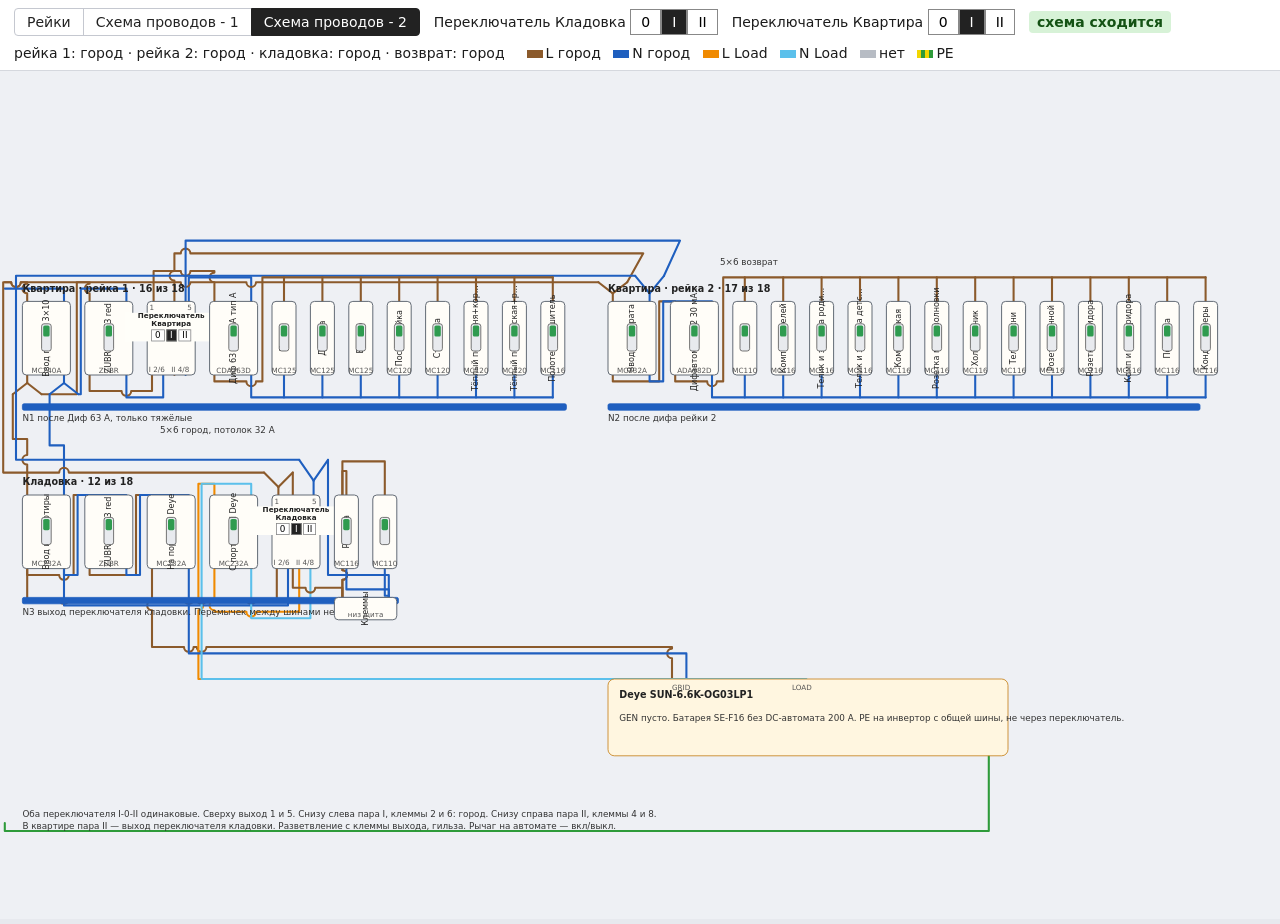
<file: wires-2.html>
<!doctype html>
<html lang="ru">
<head>
<meta charset="utf-8">
<meta name="viewport" content="width=device-width, initial-scale=1">
<title>Схема проводов - 2</title>
<style>
  body { margin: 0; background: #e7e9ee; color: #1c1c1c; font: 13px/1.3 system-ui, sans-serif; }
  a { color: #1a4fbf; }
  button { font: inherit; padding: 3px 10px; border: 1px solid #888; background: #fff; cursor: pointer; }
  button.on { background: #222; color: #fff; }
  .badge { padding: 2px 8px; border-radius: 4px; font-weight: 700; background: #d7f2d7; color: #145214; }
  .legend i { display: inline-block; width: 16px; height: 8px; margin: 0 3px 0 8px; vertical-align: middle; }
  svg { width: 100%; height: calc(100vh - 52px); background: #eef0f4; }
  .box { fill: #fffdf8; stroke: #5c6570; stroke-width: 1.2; }
  .inv { fill: #fff6e0; stroke: #c47d12; }
  .nm { font-size: 10px; fill: #222; }
  .pt { font-size: 9px; fill: #555; }
  .tag { font-size: 12px; fill: #222; font-weight: 700; }
  .note { font-size: 11px; fill: #333; }
  .lev { cursor: pointer; }
  .w { fill: none; stroke-width: 2.6; stroke-linejoin: round; stroke-linecap: round; pointer-events: none; }
  .hit { fill: none; stroke: transparent; stroke-width: 12; pointer-events: stroke; }
  .run:hover .w { stroke-width: 5.2; filter: drop-shadow(0 0 2px #fff); }
  .grid-L { stroke: #8b5a2b; } .grid-N { stroke: #1f5fbf; }
  .load-L { stroke: #f08a00; } .load-N { stroke: #5bc0eb; }
  .dead { stroke: #b7bcc4; }
  .bar.grid-N { fill: #1f5fbf; } .bar.load-N { fill: #5bc0eb; } .bar.dead { fill: #b7bcc4; }
  .pe { stroke: #2e9b3a; }
  .swatch { display: inline-block; width: 16px; height: 8px; margin-right: 3px; vertical-align: middle; }
</style>
</head>
<body>
<link rel="stylesheet" href="scheme/nav.css">
<header class="site">
  <nav id="views"></nav>
  <script src="scheme/nav.js?v=3"></script>
  <span>Переключатель Кладовка
    <button data-g="storage" data-v="0">0</button><button data-g="storage" data-v="1">I</button><button data-g="storage" data-v="2">II</button>
  </span>
  <span>Переключатель Квартира
    <button data-g="apartment" data-v="0">0</button><button data-g="apartment" data-v="1">I</button><button data-g="apartment" data-v="2">II</button>
  </span>
  <span id="badge" class="badge"></span>
  <span id="status"></span>
  <span class="legend">
    <i class="swatch" style="background:#8b5a2b"></i>L город
    <i class="swatch" style="background:#1f5fbf"></i>N город
    <i class="swatch" style="background:#f08a00"></i>L Load
    <i class="swatch" style="background:#5bc0eb"></i>N Load
    <i class="swatch" style="background:#b7bcc4"></i>нет
    <i class="swatch" style="background:repeating-linear-gradient(90deg,#f2d600 0 4px,#2e9b3a 4px 8px)"></i>PE
  </span>
</header>
<svg id="svg" viewBox="0 0 1600 860"></svg>
<script type="module">
import { devices, energize, gateBreakers, selfCheck } from './scheme/circuit.js'
import { applyHops } from './scheme/hop.js'

const MW = 30, GAP = 18, H = 92
const pos = { storage: 1, apartment: 1 }
const sw = {}
const on = (id) => sw[id] !== false
const live = (via) => !via || via.every(on)
const svg = document.getElementById('svg')
const wires = []

function place(list, x0, y) {
  let x = x0
  return list.map((dev) => {
    const w = dev.modules * MW
    const b = { ...dev, x, y, w, h: H }
    x += w + GAP
    return b
  })
}
const top = (b) => [b.x + b.w / 2, b.y]
const bot = (b) => [b.x + b.w / 2, b.y + b.h]

const all = devices()
const r1 = place(all.apartmentRail1, 28, 188)
const r2 = place(all.apartmentRail2, 760, 188)
const st = place(all.storage, 28, 430)
const deye = { x: 760, y: 660, w: 500, h: 96 }

function add(pts, kind, pole, g, via) { wires.push({ pts, kind, pole, g: g ?? 's' + wires.length, via }) }
function run(from, to, y, kind, pole, g, via) {
  const yy = y + pole * 8
  add([from, [from[0], yy], [to[0], yy], to], kind, pole, g, via)
}

const sftOut = (b, pole) => [b.x + 8 + pole * (b.w - 16), b.y]
const sftI = (b, pole) => [b.x + 6 + pole * 14, b.y + b.h]
const sftII = (b, pole) => [b.x + b.w / 2 + 4 + pole * 14, b.y + b.h]

const edge = (b, pole, where) => [b.x + 6 + pole * (b.w - 14), where === 'top' ? b.y : b.y + b.h]
r1[0].id = 'city'; r1[1].id = 'zA'; r1[3].id = 'pzv'
r2[0].id = 'q2'; r2[1].id = 'dif2'
st[0].id = 'qIn'; st[1].id = 'zS'; st[2].id = 'qG'; st[3].id = 'qL'
st[5].id = 'sock'; st[6].id = 'lamp'
const klemm = { name: 'Клеммы', part: 'низ щита', x: st[5].x, y: st[5].y + H + 36, w: st[6].x + st[6].w - st[5].x, h: 28 }
r1.slice(4).forEach((b, i) => { b.id = 'h' + i })
r2.slice(2).forEach((b, i) => { b.id = 'sp' + i })
const viaCity = ['city'], viaZA = ['city', 'zA'], viaQin = ['city', 'qIn']
const viaZS = ['city', 'qIn', 'zS'], viaQG = ['city', 'qIn', 'zS', 'qG'], viaQL = ['qL']
const viaQ2 = ['q2'], viaDif = ['q2', 'dif2'], viaPzv = ['pzv']
for (let pole = 0; pole < 2; pole++) {
  const inn = edge(r1[0], pole, 'top')
  add([[6, 164 + pole * 8], [inn[0], 164 + pole * 8], inn], 'grid', pole)
  const out = edge(r1[0], pole, 'bot')
  const zin = edge(r1[1], pole, 'top')
  const yOut = 286 + pole * 8
  const gx = 96 + pole * 5
  const yTop = 164 + pole * 8
  // короткий выход → Y-развилка под углом влево/вправо
  const tee = [out[0], out[1] + 10]
  const left = [out[0] - 18, out[1] + 24]
  const right = [out[0] + 18, out[1] + 24]
  add([out, tee], 'grid', pole, 'city' + pole, viaCity)
  add([tee, left], 'grid', pole, 'city' + pole, viaCity)
  add([tee, right], 'grid', pole, 'city' + pole, viaCity)
  add([right, [gx, right[1]], [gx, yTop], [zin[0], yTop], zin], 'grid', pole, 'city' + pole, viaCity)
  const stoIn = edge(st[0], pole, 'top')
  add([left, [left[0], 360 + pole * 8], [stoIn[0], 360 + pole * 8], stoIn], 'grid', pole, 'city' + pole, viaCity)
  run(edge(r1[1], pole, 'bot'), sftI(r1[2], pole), 300, 'grid', pole, undefined, viaZA)
  const qBot = edge(st[0], pole, 'bot')
  const zTop = edge(st[1], pole, 'top')
  const gs = st[0].x + st[0].w + 4 + pole * 5
  const yq = qBot[1] + 8
  add([qBot, [qBot[0], yq], [gs, yq], [gs, zTop[1]], zTop], 'grid', pole, 'split' + pole, viaQin)
  run(qBot, sftI(st[4], pole), 560, 'grid', pole, 'split' + pole, viaQin)
  const zBot = edge(st[1], pole, 'bot')
  const gTop = edge(st[2], pole, 'top')
  const gb = st[1].x + st[1].w + 4 + pole * 5
  add([zBot, [zBot[0], zBot[1] + 8], [gb, zBot[1] + 8], [gb, gTop[1]], gTop], 'grid', pole, undefined, viaZS)
  run(sftOut(r1[2], pole), edge(r1[3], pole, 'top'), 150, 'rail1', pole)
  run(edge(st[3], pole, 'bot'), sftII(st[4], pole), 576, 'load', pole, undefined, viaQL)
  run(edge(st[2], pole, 'bot'), [deye.x + 80 + pole * 18, deye.y], 620, 'grid', pole, undefined, viaQG)
  const lTop = edge(st[3], pole, 'top')
  const gapL = st[2].x + st[2].w + 4 + pole * 4
  const fromDeye = [deye.x + 230 + pole * 18, deye.y]
  add([fromDeye, [gapL, fromDeye[1]], [gapL, lTop[1] - 14], [lTop[0], lTop[1] - 14], lTop], 'load', pole)
  const a = edge(r2[0], pole, 'bot')
  const b = edge(r2[1], pole, 'top')
  const g2 = r2[0].x + r2[0].w + 4 + pole * 5
  add([a, [a[0], a[1] + 8], [g2, a[1] + 8], [g2, b[1]], b], 'rail2', pole, undefined, viaQ2)
}

for (let pole = 0; pole < 2; pole++) {
  const ret = 'ret' + pole
  const sto = 'sto' + pole
  const o = sftOut(st[4], pole)
  const q2in = edge(r2[0], pole, 'top')
  const kPort = [klemm.x + (pole ? klemm.w - 10 : 10), klemm.y]
  // короткий выход вверх → Y: L/N с зазором 16
  const gap = 16
  const tee = [o[0], o[1] - 10 - pole * 8]
  const left = [o[0] - 18, o[1] - 28 - pole * gap]
  const right = [o[0] + 18, o[1] - 28 - pole * gap]
  add([o, tee], 'ret', pole, ret)
  add([tee, left], 'ret', pole, ret)
  add([tee, right], 'sto', pole, sto + 'k')
  add([right, [right[0], klemm.y - 12 - pole * gap], [kPort[0], klemm.y - 12 - pole * gap], kPort], 'sto', pole, sto + 'k')
  if (pole === 0) {
    run(kPort, top(st[5]), 400, 'sto', 0, sto, ['sock'])
    run(kPort, top(st[6]), 388, 'sto', 0, sto, ['lamp'])
  } else {
    run(kPort, bot(st[5]), 540, 'sto', 1, sto, ['sock'])
    run(kPort, bot(st[6]), 548, 'sto', 1, sto, ['lamp'])
  }
  // 5×6 возврат: стояк с тем же зазором → левый луч Y
  const retX = 4 + pole * gap
  const qTee = [q2in[0], q2in[1] - 10]
  const qLeft = [q2in[0] - 18, q2in[1] - 24 - pole * 8]
  const qRight = [q2in[0] + 18, q2in[1] - 24 - pole * 8]
  add([left, [retX, left[1]], [retX, qLeft[1]], qLeft], 'ret', pole, ret)
  // Y: слева из кладовки, справа на пару II переключателя
  add([q2in, qTee], 'ret', pole, ret)
  add([qTee, qLeft], 'ret', pole, ret)
  add([qTee, qRight], 'ret', pole, ret)
  const aptII = sftII(r1[2], pole)
  const midY = qRight[1] - 36 - pole * 8
  add([qRight, [qRight[0] + 20, midY], [aptII[0], midY], aptII], 'ret', pole, ret)
}

function phaseBus(src, group, y, kind, id, viaBus) {
  const gapX = src.x + src.w + 6
  const outL = edge(src, 0, 'bot')
  const xs = group.map((b) => b.x + b.w / 2)
  add([outL, [outL[0], outL[1] + 8], [gapX, outL[1] + 8], [gapX, y], [xs.at(-1), y]], kind, 0, id + 'L', viaBus)
  for (const b of group) add([[b.x + b.w / 2, y], [b.x + b.w / 2, b.y]], kind, 0, id + 'L', [...viaBus, b.id])
  const ny = group[0].y + group[0].h + 28
  const outN = edge(src, 1, 'bot')
  add([outN, [outN[0], ny], [xs.at(-1), ny]], kind, 1, id + 'N', viaBus)
  for (const b of group) add([bot(b), [bot(b)[0], ny]], kind, 1, id + 'N', [...viaBus, b.id])
}
phaseBus(r1[3], r1.slice(4), 158, 'rail1', 'r1', viaPzv)
phaseBus(r2[1], r2.slice(2), 158, 'rail2', 'r2', viaDif)

add([[6, 840], [6, 850], [deye.x + deye.w - 24, 850], [deye.x + deye.w - 24, deye.y + deye.h]], 'pe', 0)
applyHops(wires)

function paint(kind, pole, s, via) {
  if (kind === 'pe') return 'pe'
  if (!live(via)) return 'dead'
  const src = { grid: 'grid', load: 'load', rail1: s.rail1, rail2: s.rail2, ret: s.returnPair, sto: s.storageLoads }[kind]
  if (src === 'grid') return pole ? 'grid-N' : 'grid-L'
  if (src === 'load') return pole ? 'load-N' : 'load-L'
  return 'dead'
}

function posBox(g) {
  const name = g === 'storage' ? 'Кладовка' : 'Квартира'
  const btn = (v, t) => `<button data-g="${g}" data-v="${v}">${t}</button>`
  return `<div xmlns="http://www.w3.org/1999/xhtml" class="pos"><b>Переключатель<br>${name}</b><span>${btn(0, '0')}${btn(1, 'I')}${btn(2, 'II')}</span></div>`
}
function lever(b) {
  if (!b.id || b.part === 'SFT240') return ''
  const up = on(b.id)
  const lx = b.x + b.w / 2 - 6
  const ly = b.y + 28
  return `<g class="lev" data-sw="${b.id}">
    <title>${b.name}: ${up ? 'вкл' : 'выкл'}</title>
    <rect x="${lx}" y="${ly}" width="12" height="34" rx="3" fill="#e8eaee" stroke="#555"/>
    <rect x="${lx + 2}" y="${up ? ly + 2 : ly + 18}" width="8" height="14" rx="2" fill="${up ? '#2f9b4f' : '#9aa0a6'}"/>
  </g>`
}
function card(b, g) {
  const label = b.name.length > 22 ? b.name.slice(0, 20) + '…' : b.name
  const marks = b.part === 'SFT240'
    ? `<text class="pt" x="${b.x + 3}" y="${b.y + 11}">1</text><text class="pt" x="${b.x + b.w - 10}" y="${b.y + 11}">5</text>
       <text class="pt" x="${b.x + 2}" y="${b.y + b.h - 4}">I 2/6</text><text class="pt" x="${b.x + b.w / 2}" y="${b.y + b.h - 4}">II 4/8</text>
       <foreignObject x="${b.x + b.w / 2 - 58}" y="${b.y + 14}" width="116" height="64">${posBox(g)}</foreignObject>`
    : `<text class="pt" x="${b.x + b.w / 2}" y="${b.y + b.h - 3}" text-anchor="middle">${b.part}</text>`
  const name = b.part === 'SFT240' ? '' : `<text class="nm" transform="translate(${b.x + b.w / 2 + 3} ${b.y + b.h / 2}) rotate(-90)" text-anchor="middle">${label}</text>`
  return `<g><title>${b.name}${b.ferrule ? ' · гильза ' + b.ferrule : ''}</title>
    <rect class="box" x="${b.x}" y="${b.y}" width="${b.w}" height="${b.h}" rx="5"/>
    ${name}
    ${marks}
    ${lever(b)}</g>`
}

const NAME = { grid: 'город', load: 'Load', dead: 'нет' }
function draw() {
  const s = gateBreakers(energize(pos.storage, pos.apartment), on, pos.storage, pos.apartment)
  const paths = [...wires.reduce((map, w) => map.set(w.g, [...(map.get(w.g) ?? []), w]), new Map()).values()].map((parts) =>
    `<g class="run">${parts.map((w) => {
      const d = w.d
      return `<path class="hit" d="${d}"/><path class="w ${paint(w.kind, w.pole, s, w.via)}" d="${d}"/>`
    }).join('')}</g>`).join('')
  const bar = (x, y, w, src, text, via) => {
    const k = src === 'grid' ? 'grid' : src === 'load' ? 'load' : 'dead'
    return `<rect x="${x}" y="${y}" width="${w}" height="8" rx="2" class="bar ${paint(k, 1, s, via)}"/>
      <text class="note" x="${x}" y="${y + 22}">${text}</text>`
  }
  const bars = bar(28, r1[0].y + H + 36, 680, s.rail1, 'N1 после Диф 63 А, только тяжёлые', viaPzv)
    + bar(760, r2[0].y + H + 36, 740, s.rail2, 'N2 после дифа рейки 2', viaDif)
    + bar(28, st[0].y + H + 36, 470, s.storageLoads, 'N3 выход переключателя кладовки. Перемычек между шинами нет.')
  const labels = `<text class="tag" x="28" y="176">Квартира · рейка 1 · 16 из 18</text>
    <text class="tag" x="760" y="176">Квартира · рейка 2 · 17 из 18</text>
    <text class="tag" x="28" y="418">Кладовка · 12 из 18</text>
    <text class="note" x="200" y="352">5×6 город, потолок 32 А</text>
    <text class="note" x="900" y="142">5×6 возврат</text>
    <text class="note" x="28" y="832">Оба переключателя I-0-II одинаковые. Сверху выход 1 и 5. Снизу слева пара I, клеммы 2 и 6: город. Снизу справа пара II, клеммы 4 и 8.</text>
    <text class="note" x="28" y="848">В квартире пара II — выход переключателя кладовки. Разветвление с клеммы выхода, гильза. Рычаг на автомате — вкл/выкл.</text>`
  const inv = `<g><rect class="inv" x="${deye.x}" y="${deye.y}" width="${deye.w}" height="${deye.h}" rx="8"/>
    <text class="tag" x="${deye.x + 14}" y="${deye.y + 24}">Deye SUN-6.6K-OG03LP1</text>
    <text class="pt" x="${deye.x + 80}" y="${deye.y + 14}">GRID</text>
    <text class="pt" x="${deye.x + 230}" y="${deye.y + 14}">LOAD</text>
    <text class="note" x="${deye.x + 14}" y="${deye.y + 52}">GEN пусто. Батарея SE-F16 без DC-автомата 200 А. PE на инвертор с общей шины, не через переключатель.</text></g>`
  const group = (b) => (st.includes(b) ? 'storage' : 'apartment')
  svg.innerHTML = paths + bars + [...r1, ...r2, ...st, klemm].map((b) => card(b, group(b))).join('') + inv + labels
  document.getElementById('status').textContent =
    `рейка 1: ${NAME[s.rail1]} · рейка 2: ${NAME[s.rail2]} · кладовка: ${NAME[s.storageLoads]} · возврат: ${NAME[s.returnPair]}`
  document.querySelectorAll('button').forEach((b) => b.classList.toggle('on', pos[b.dataset.g] === Number(b.dataset.v)))
}

document.addEventListener('click', (e) => {
  const lev = e.target.closest('[data-sw]')
  if (lev) {
    sw[lev.dataset.sw] = !on(lev.dataset.sw)
    draw()
    return
  }
  const b = e.target.closest('button[data-g]')
  if (!b) return
  pos[b.dataset.g] = Number(b.dataset.v)
  draw()
})
svg.addEventListener('mouseover', (e) => {
  const g = e.target.closest('.run')
  if (!g || g === g.parentNode.lastElementChild) return
  g.parentNode.appendChild(g)
})
selfCheck()
document.getElementById('badge').textContent = 'схема сходится'
draw()
</script>
</body>
</html>
</file>
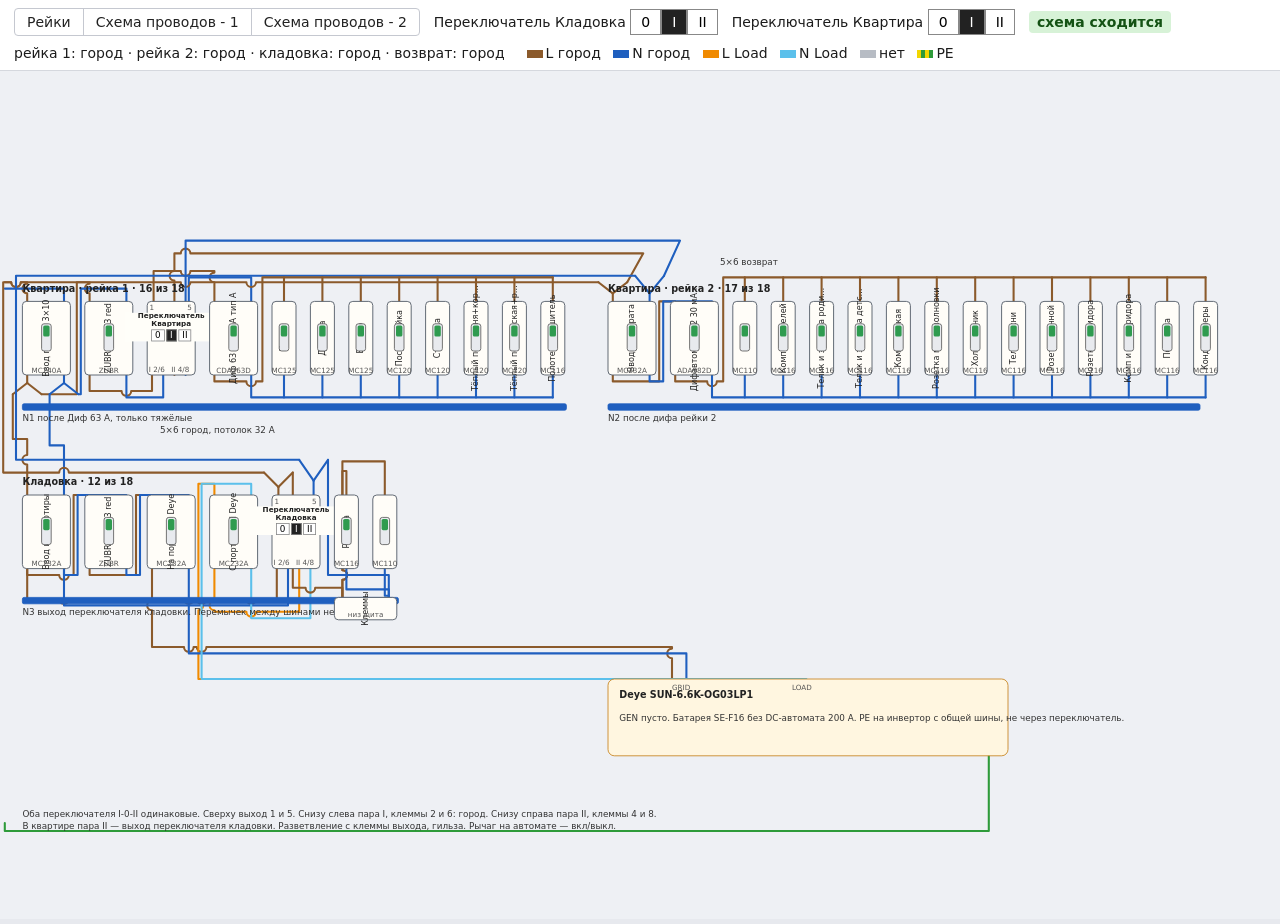
<file: wires.html>
<!doctype html>
<html lang="ru">
<head>
<meta charset="utf-8">
<meta name="viewport" content="width=device-width, initial-scale=1">
<title>Схема проводов</title>
<style>
  body { margin: 0; background: #e7e9ee; color: #1c1c1c; font: 13px/1.3 system-ui, sans-serif; }
  a { color: #1a4fbf; }
  button { font: inherit; padding: 3px 10px; border: 1px solid #888; background: #fff; cursor: pointer; }
  button.on { background: #222; color: #fff; }
  .badge { padding: 2px 8px; border-radius: 4px; font-weight: 700; background: #d7f2d7; color: #145214; }
  .legend i { display: inline-block; width: 16px; height: 8px; margin: 0 3px 0 8px; vertical-align: middle; }
  svg { width: 100%; height: calc(100vh - 52px); background: #eef0f4; }
  .box { fill: #fffdf8; stroke: #5c6570; stroke-width: 1.2; }
  .inv { fill: #fff6e0; stroke: #c47d12; }
  .nm { font-size: 10px; fill: #222; }
  .pt { font-size: 9px; fill: #555; }
  .tag { font-size: 12px; fill: #222; font-weight: 700; }
  .note { font-size: 11px; fill: #333; }
  .lev { cursor: pointer; }
  .w { fill: none; stroke-width: 2.6; stroke-linejoin: round; stroke-linecap: round; pointer-events: none; }
  .hit { fill: none; stroke: transparent; stroke-width: 12; pointer-events: stroke; }
  .run:hover .w { stroke-width: 5.2; filter: drop-shadow(0 0 2px #fff); }
  .grid-L { stroke: #8b5a2b; } .grid-N { stroke: #1f5fbf; }
  .load-L { stroke: #f08a00; } .load-N { stroke: #5bc0eb; }
  .dead { stroke: #b7bcc4; }
  .bar.grid-N { fill: #1f5fbf; } .bar.load-N { fill: #5bc0eb; } .bar.dead { fill: #b7bcc4; }
  .pe { stroke: #2e9b3a; }
  .swatch { display: inline-block; width: 16px; height: 8px; margin-right: 3px; vertical-align: middle; }
</style>
</head>
<body>
<link rel="stylesheet" href="scheme/nav.css">
<header class="site">
  <nav id="views"></nav>
  <script src="scheme/nav.js"></script>
  <span>Переключатель Кладовка
    <button data-g="storage" data-v="0">0</button><button data-g="storage" data-v="1">I</button><button data-g="storage" data-v="2">II</button>
  </span>
  <span>Переключатель Квартира
    <button data-g="apartment" data-v="0">0</button><button data-g="apartment" data-v="1">I</button><button data-g="apartment" data-v="2">II</button>
  </span>
  <span id="badge" class="badge"></span>
  <span id="status"></span>
  <span class="legend">
    <i class="swatch" style="background:#8b5a2b"></i>L город
    <i class="swatch" style="background:#1f5fbf"></i>N город
    <i class="swatch" style="background:#f08a00"></i>L Load
    <i class="swatch" style="background:#5bc0eb"></i>N Load
    <i class="swatch" style="background:#b7bcc4"></i>нет
    <i class="swatch" style="background:repeating-linear-gradient(90deg,#f2d600 0 4px,#2e9b3a 4px 8px)"></i>PE
  </span>
</header>
<svg id="svg" viewBox="0 0 1600 860"></svg>
<script type="module">
import { devices, energize, gateBreakers, selfCheck } from './scheme/circuit.js'
import { applyHops } from './scheme/hop.js'

const MW = 30, GAP = 18, H = 92
const pos = { storage: 1, apartment: 1 }
const sw = {}
const on = (id) => sw[id] !== false
const live = (via) => !via || via.every(on)
const svg = document.getElementById('svg')
const wires = []

function place(list, x0, y) {
  let x = x0
  return list.map((dev) => {
    const w = dev.modules * MW
    const b = { ...dev, x, y, w, h: H }
    x += w + GAP
    return b
  })
}
const top = (b) => [b.x + b.w / 2, b.y]
const bot = (b) => [b.x + b.w / 2, b.y + b.h]

const all = devices()
const r1 = place(all.apartmentRail1, 28, 188)
const r2 = place(all.apartmentRail2, 760, 188)
const st = place(all.storage, 28, 430)
const deye = { x: 760, y: 660, w: 500, h: 96 }

function add(pts, kind, pole, g, via) { wires.push({ pts, kind, pole, g: g ?? 's' + wires.length, via }) }
function run(from, to, y, kind, pole, g, via) {
  const yy = y + pole * 8
  add([from, [from[0], yy], [to[0], yy], to], kind, pole, g, via)
}

const sftOut = (b, pole) => [b.x + 8 + pole * (b.w - 16), b.y]
const sftI = (b, pole) => [b.x + 6 + pole * 14, b.y + b.h]
const sftII = (b, pole) => [b.x + b.w / 2 + 4 + pole * 14, b.y + b.h]

const edge = (b, pole, where) => [b.x + 6 + pole * (b.w - 14), where === 'top' ? b.y : b.y + b.h]
r1[0].id = 'city'; r1[1].id = 'zA'; r1[3].id = 'pzv'
r2[0].id = 'q2'; r2[1].id = 'dif2'
st[0].id = 'qIn'; st[1].id = 'zS'; st[2].id = 'qG'; st[3].id = 'qL'
st[5].id = 'sock'; st[6].id = 'lamp'
const klemm = { name: 'Клеммы', part: 'низ щита', x: st[5].x, y: st[5].y + H + 36, w: st[6].x + st[6].w - st[5].x, h: 28 }
r1.slice(4).forEach((b, i) => { b.id = 'h' + i })
r2.slice(2).forEach((b, i) => { b.id = 'sp' + i })
const viaCity = ['city'], viaZA = ['city', 'zA'], viaQin = ['city', 'qIn']
const viaZS = ['city', 'qIn', 'zS'], viaQG = ['city', 'qIn', 'zS', 'qG'], viaQL = ['qL']
const viaQ2 = ['q2'], viaDif = ['q2', 'dif2'], viaPzv = ['pzv']
for (let pole = 0; pole < 2; pole++) {
  const inn = edge(r1[0], pole, 'top')
  add([[6, 164 + pole * 8], [inn[0], 164 + pole * 8], inn], 'grid', pole)
  const out = edge(r1[0], pole, 'bot')
  const zin = edge(r1[1], pole, 'top')
  const yOut = 286 + pole * 8
  const gx = 96 + pole * 5
  const yTop = 164 + pole * 8
  // короткий выход → Y-развилка под углом влево/вправо
  const tee = [out[0], out[1] + 10]
  const left = [out[0] - 18, out[1] + 24]
  const right = [out[0] + 18, out[1] + 24]
  add([out, tee], 'grid', pole, 'city' + pole, viaCity)
  add([tee, left], 'grid', pole, 'city' + pole, viaCity)
  add([tee, right], 'grid', pole, 'city' + pole, viaCity)
  add([right, [gx, right[1]], [gx, yTop], [zin[0], yTop], zin], 'grid', pole, 'city' + pole, viaCity)
  const stoIn = edge(st[0], pole, 'top')
  add([left, [left[0], 360 + pole * 8], [stoIn[0], 360 + pole * 8], stoIn], 'grid', pole, 'city' + pole, viaCity)
  run(edge(r1[1], pole, 'bot'), sftI(r1[2], pole), 300, 'grid', pole, undefined, viaZA)
  const qBot = edge(st[0], pole, 'bot')
  const zTop = edge(st[1], pole, 'top')
  const gs = st[0].x + st[0].w + 4 + pole * 5
  const yq = qBot[1] + 8
  add([qBot, [qBot[0], yq], [gs, yq], [gs, zTop[1]], zTop], 'grid', pole, 'split' + pole, viaQin)
  run(qBot, sftI(st[4], pole), 560, 'grid', pole, 'split' + pole, viaQin)
  const zBot = edge(st[1], pole, 'bot')
  const gTop = edge(st[2], pole, 'top')
  const gb = st[1].x + st[1].w + 4 + pole * 5
  add([zBot, [zBot[0], zBot[1] + 8], [gb, zBot[1] + 8], [gb, gTop[1]], gTop], 'grid', pole, undefined, viaZS)
  run(sftOut(r1[2], pole), edge(r1[3], pole, 'top'), 150, 'rail1', pole)
  run(edge(st[3], pole, 'bot'), sftII(st[4], pole), 576, 'load', pole, undefined, viaQL)
  run(edge(st[2], pole, 'bot'), [deye.x + 80 + pole * 18, deye.y], 620, 'grid', pole, undefined, viaQG)
  const lTop = edge(st[3], pole, 'top')
  const gapL = st[2].x + st[2].w + 4 + pole * 4
  const fromDeye = [deye.x + 230 + pole * 18, deye.y]
  add([fromDeye, [gapL, fromDeye[1]], [gapL, lTop[1] - 14], [lTop[0], lTop[1] - 14], lTop], 'load', pole)
  const a = edge(r2[0], pole, 'bot')
  const b = edge(r2[1], pole, 'top')
  const g2 = r2[0].x + r2[0].w + 4 + pole * 5
  add([a, [a[0], a[1] + 8], [g2, a[1] + 8], [g2, b[1]], b], 'rail2', pole, undefined, viaQ2)
}

for (let pole = 0; pole < 2; pole++) {
  const ret = 'ret' + pole
  const sto = 'sto' + pole
  const o = sftOut(st[4], pole)
  const q2in = edge(r2[0], pole, 'top')
  const kPort = [klemm.x + (pole ? klemm.w - 10 : 10), klemm.y]
  // короткий выход вверх → Y: L/N с зазором 16
  const gap = 16
  const tee = [o[0], o[1] - 10 - pole * 8]
  const left = [o[0] - 18, o[1] - 28 - pole * gap]
  const right = [o[0] + 18, o[1] - 28 - pole * gap]
  add([o, tee], 'ret', pole, ret)
  add([tee, left], 'ret', pole, ret)
  add([tee, right], 'sto', pole, sto + 'k')
  add([right, [right[0], klemm.y - 12 - pole * gap], [kPort[0], klemm.y - 12 - pole * gap], kPort], 'sto', pole, sto + 'k')
  if (pole === 0) {
    run(kPort, top(st[5]), 400, 'sto', 0, sto, ['sock'])
    run(kPort, top(st[6]), 388, 'sto', 0, sto, ['lamp'])
  } else {
    run(kPort, bot(st[5]), 540, 'sto', 1, sto, ['sock'])
    run(kPort, bot(st[6]), 548, 'sto', 1, sto, ['lamp'])
  }
  // 5×6 возврат: стояк с тем же зазором → левый луч Y
  const retX = 4 + pole * gap
  const qTee = [q2in[0], q2in[1] - 10]
  const qLeft = [q2in[0] - 18, q2in[1] - 24 - pole * 8]
  const qRight = [q2in[0] + 18, q2in[1] - 24 - pole * 8]
  add([left, [retX, left[1]], [retX, qLeft[1]], qLeft], 'ret', pole, ret)
  // Y: слева из кладовки, справа на пару II переключателя
  add([q2in, qTee], 'ret', pole, ret)
  add([qTee, qLeft], 'ret', pole, ret)
  add([qTee, qRight], 'ret', pole, ret)
  const aptII = sftII(r1[2], pole)
  const midY = qRight[1] - 36 - pole * 8
  add([qRight, [qRight[0] + 20, midY], [aptII[0], midY], aptII], 'ret', pole, ret)
}

function phaseBus(src, group, y, kind, id, viaBus) {
  const gapX = src.x + src.w + 6
  const outL = edge(src, 0, 'bot')
  const xs = group.map((b) => b.x + b.w / 2)
  add([outL, [outL[0], outL[1] + 8], [gapX, outL[1] + 8], [gapX, y], [xs.at(-1), y]], kind, 0, id + 'L', viaBus)
  for (const b of group) add([[b.x + b.w / 2, y], [b.x + b.w / 2, b.y]], kind, 0, id + 'L', [...viaBus, b.id])
  const ny = group[0].y + group[0].h + 28
  const outN = edge(src, 1, 'bot')
  add([outN, [outN[0], ny], [xs.at(-1), ny]], kind, 1, id + 'N', viaBus)
  for (const b of group) add([bot(b), [bot(b)[0], ny]], kind, 1, id + 'N', [...viaBus, b.id])
}
phaseBus(r1[3], r1.slice(4), 158, 'rail1', 'r1', viaPzv)
phaseBus(r2[1], r2.slice(2), 158, 'rail2', 'r2', viaDif)

add([[6, 840], [6, 850], [deye.x + deye.w - 24, 850], [deye.x + deye.w - 24, deye.y + deye.h]], 'pe', 0)
applyHops(wires)

function paint(kind, pole, s, via) {
  if (kind === 'pe') return 'pe'
  if (!live(via)) return 'dead'
  const src = { grid: 'grid', load: 'load', rail1: s.rail1, rail2: s.rail2, ret: s.returnPair, sto: s.storageLoads }[kind]
  if (src === 'grid') return pole ? 'grid-N' : 'grid-L'
  if (src === 'load') return pole ? 'load-N' : 'load-L'
  return 'dead'
}

function posBox(g) {
  const name = g === 'storage' ? 'Кладовка' : 'Квартира'
  const btn = (v, t) => `<button data-g="${g}" data-v="${v}">${t}</button>`
  return `<div xmlns="http://www.w3.org/1999/xhtml" class="pos"><b>Переключатель<br>${name}</b><span>${btn(0, '0')}${btn(1, 'I')}${btn(2, 'II')}</span></div>`
}
function lever(b) {
  if (!b.id || b.part === 'SFT240') return ''
  const up = on(b.id)
  const lx = b.x + b.w / 2 - 6
  const ly = b.y + 28
  return `<g class="lev" data-sw="${b.id}">
    <title>${b.name}: ${up ? 'вкл' : 'выкл'}</title>
    <rect x="${lx}" y="${ly}" width="12" height="34" rx="3" fill="#e8eaee" stroke="#555"/>
    <rect x="${lx + 2}" y="${up ? ly + 2 : ly + 18}" width="8" height="14" rx="2" fill="${up ? '#2f9b4f' : '#9aa0a6'}"/>
  </g>`
}
function card(b, g) {
  const label = b.name.length > 22 ? b.name.slice(0, 20) + '…' : b.name
  const marks = b.part === 'SFT240'
    ? `<text class="pt" x="${b.x + 3}" y="${b.y + 11}">1</text><text class="pt" x="${b.x + b.w - 10}" y="${b.y + 11}">5</text>
       <text class="pt" x="${b.x + 2}" y="${b.y + b.h - 4}">I 2/6</text><text class="pt" x="${b.x + b.w / 2}" y="${b.y + b.h - 4}">II 4/8</text>
       <foreignObject x="${b.x + b.w / 2 - 58}" y="${b.y + 14}" width="116" height="64">${posBox(g)}</foreignObject>`
    : `<text class="pt" x="${b.x + b.w / 2}" y="${b.y + b.h - 3}" text-anchor="middle">${b.part}</text>`
  const name = b.part === 'SFT240' ? '' : `<text class="nm" transform="translate(${b.x + b.w / 2 + 3} ${b.y + b.h / 2}) rotate(-90)" text-anchor="middle">${label}</text>`
  return `<g><title>${b.name}${b.ferrule ? ' · гильза ' + b.ferrule : ''}</title>
    <rect class="box" x="${b.x}" y="${b.y}" width="${b.w}" height="${b.h}" rx="5"/>
    ${name}
    ${marks}
    ${lever(b)}</g>`
}

const NAME = { grid: 'город', load: 'Load', dead: 'нет' }
function draw() {
  const s = gateBreakers(energize(pos.storage, pos.apartment), on, pos.storage, pos.apartment)
  const paths = [...wires.reduce((map, w) => map.set(w.g, [...(map.get(w.g) ?? []), w]), new Map()).values()].map((parts) =>
    `<g class="run">${parts.map((w) => {
      const d = w.d
      return `<path class="hit" d="${d}"/><path class="w ${paint(w.kind, w.pole, s, w.via)}" d="${d}"/>`
    }).join('')}</g>`).join('')
  const bar = (x, y, w, src, text, via) => {
    const k = src === 'grid' ? 'grid' : src === 'load' ? 'load' : 'dead'
    return `<rect x="${x}" y="${y}" width="${w}" height="8" rx="2" class="bar ${paint(k, 1, s, via)}"/>
      <text class="note" x="${x}" y="${y + 22}">${text}</text>`
  }
  const bars = bar(28, r1[0].y + H + 36, 680, s.rail1, 'N1 после Диф 63 А, только тяжёлые', viaPzv)
    + bar(760, r2[0].y + H + 36, 740, s.rail2, 'N2 после дифа рейки 2', viaDif)
    + bar(28, st[0].y + H + 36, 470, s.storageLoads, 'N3 выход переключателя кладовки. Перемычек между шинами нет.')
  const labels = `<text class="tag" x="28" y="176">Квартира · рейка 1 · 16 из 18</text>
    <text class="tag" x="760" y="176">Квартира · рейка 2 · 17 из 18</text>
    <text class="tag" x="28" y="418">Кладовка · 12 из 18</text>
    <text class="note" x="200" y="352">5×6 город, потолок 32 А</text>
    <text class="note" x="900" y="142">5×6 возврат</text>
    <text class="note" x="28" y="832">Оба переключателя I-0-II одинаковые. Сверху выход 1 и 5. Снизу слева пара I, клеммы 2 и 6: город. Снизу справа пара II, клеммы 4 и 8.</text>
    <text class="note" x="28" y="848">В квартире пара II — выход переключателя кладовки. Разветвление с клеммы выхода, гильза. Рычаг на автомате — вкл/выкл.</text>`
  const inv = `<g><rect class="inv" x="${deye.x}" y="${deye.y}" width="${deye.w}" height="${deye.h}" rx="8"/>
    <text class="tag" x="${deye.x + 14}" y="${deye.y + 24}">Deye SUN-6.6K-OG03LP1</text>
    <text class="pt" x="${deye.x + 80}" y="${deye.y + 14}">GRID</text>
    <text class="pt" x="${deye.x + 230}" y="${deye.y + 14}">LOAD</text>
    <text class="note" x="${deye.x + 14}" y="${deye.y + 52}">GEN пусто. Батарея SE-F16 без DC-автомата 200 А. PE на инвертор с общей шины, не через переключатель.</text></g>`
  const group = (b) => (st.includes(b) ? 'storage' : 'apartment')
  svg.innerHTML = paths + bars + [...r1, ...r2, ...st, klemm].map((b) => card(b, group(b))).join('') + inv + labels
  document.getElementById('status').textContent =
    `рейка 1: ${NAME[s.rail1]} · рейка 2: ${NAME[s.rail2]} · кладовка: ${NAME[s.storageLoads]} · возврат: ${NAME[s.returnPair]}`
  document.querySelectorAll('button').forEach((b) => b.classList.toggle('on', pos[b.dataset.g] === Number(b.dataset.v)))
}

document.addEventListener('click', (e) => {
  const lev = e.target.closest('[data-sw]')
  if (lev) {
    sw[lev.dataset.sw] = !on(lev.dataset.sw)
    draw()
    return
  }
  const b = e.target.closest('button[data-g]')
  if (!b) return
  pos[b.dataset.g] = Number(b.dataset.v)
  draw()
})
svg.addEventListener('mouseover', (e) => {
  const g = e.target.closest('.run')
  if (!g || g === g.parentNode.lastElementChild) return
  g.parentNode.appendChild(g)
})
selfCheck()
document.getElementById('badge').textContent = 'схема сходится'
draw()
</script>
</body>
</html>
</file>
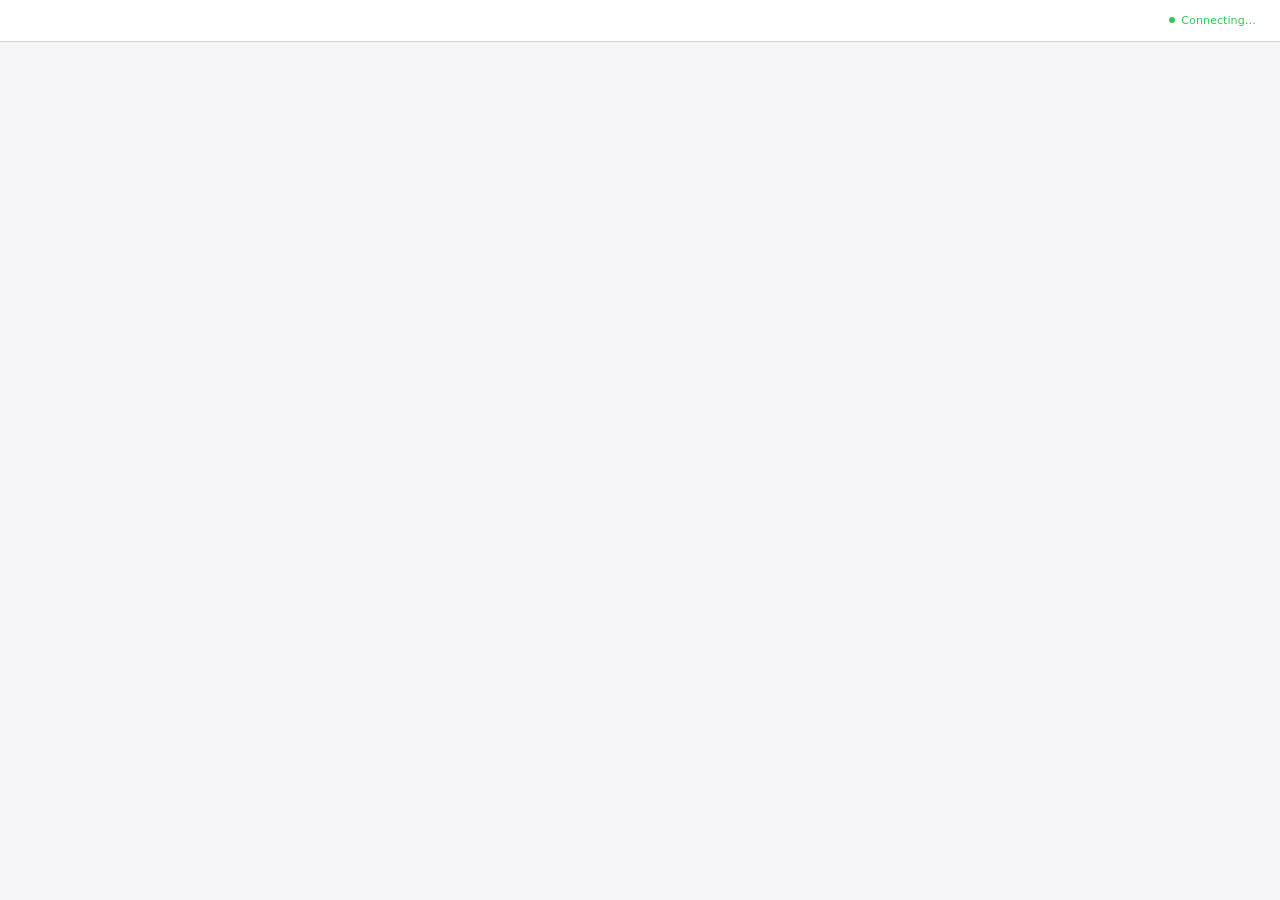
<file: .cursor/skills/brainstorming/scripts/frame-template.html>
<!DOCTYPE html>
<html>
<head>
  <meta charset="utf-8">
  <title>Superpowers Brainstorming</title>
  <style>
    /*
     * BRAINSTORM COMPANION FRAME TEMPLATE
     *
     * This template provides a consistent frame with:
     * - OS-aware light/dark theming
     * - Header branding and connection status
     * - Scrollable main content area
     * - CSS helpers for common UI patterns
     *
     * Content is injected via placeholder comment in #frame-content.
     */

    * { box-sizing: border-box; margin: 0; padding: 0; }
    html, body { height: 100%; overflow: hidden; }

    /* ===== THEME VARIABLES ===== */
    :root {
      --bg-primary: #f5f5f7;
      --bg-secondary: #ffffff;
      --bg-tertiary: #e5e5e7;
      --border: #d1d1d6;
      --text-primary: #1d1d1f;
      --text-secondary: #86868b;
      --text-tertiary: #aeaeb2;
      --accent: #0071e3;
      --accent-hover: #0077ed;
      --success: #34c759;
      --warning: #ff9f0a;
      --error: #ff3b30;
      --selected-bg: #e8f4fd;
      --selected-border: #0071e3;
    }

    @media (prefers-color-scheme: dark) {
      :root {
        --bg-primary: #1d1d1f;
        --bg-secondary: #2d2d2f;
        --bg-tertiary: #3d3d3f;
        --border: #424245;
        --text-primary: #f5f5f7;
        --text-secondary: #86868b;
        --text-tertiary: #636366;
        --accent: #0a84ff;
        --accent-hover: #409cff;
        --selected-bg: rgba(10, 132, 255, 0.15);
        --selected-border: #0a84ff;
      }
    }

    body {
      font-family: system-ui, -apple-system, BlinkMacSystemFont, sans-serif;
      background: var(--bg-primary);
      color: var(--text-primary);
      display: flex;
      flex-direction: column;
      line-height: 1.5;
    }

    /* ===== FRAME STRUCTURE ===== */
    .brand { display: flex; align-items: center; min-width: 0; overflow: hidden; color: var(--text-secondary); line-height: 1; }
    .brand a { color: inherit; text-decoration: none; display: flex; align-items: center; gap: 0.5rem; min-width: 0; max-width: 100%; line-height: 1; }
    .brand-copy { display: block; min-width: 0; overflow: hidden; text-overflow: ellipsis; white-space: nowrap; line-height: 1; transform: translateY(-1px); }
    .brand-logo { display: block; height: 1em; width: auto; max-width: 180px; flex-shrink: 0; filter: invert(1); }
    @media (prefers-color-scheme: dark) {
      .brand-logo { filter: none; }
    }
    .status { font-size: 0.7rem; color: var(--status-color, var(--success)); display: flex; align-items: center; gap: 0.4rem; justify-self: end; white-space: nowrap; line-height: 1; }
    .status::before { content: ''; width: 6px; height: 6px; background: var(--status-color, var(--success)); border-radius: 50%; }

    .main { flex: 1; overflow-y: auto; }
    #frame-content { padding: 2rem; min-height: 100%; }

    .header {
      background: var(--bg-secondary);
      border-bottom: 1px solid var(--border);
      padding: 0.5rem 1.5rem;
      flex-shrink: 0;
      display: grid;
      grid-template-columns: minmax(0, 1fr) auto;
      align-items: center;
      gap: 1rem;
      min-height: 42px;
    }
    .header .brand { justify-self: start; width: 100%; font-size: 0.75rem; line-height: 1; }
    .header .status { grid-column: 2; line-height: 1; }
    .header span {
      font-size: 0.75rem;
      color: var(--text-secondary);
    }
    .header .selected-text {
      color: var(--accent);
      font-weight: 500;
    }

    /* ===== TYPOGRAPHY ===== */
    h2 { font-size: 1.5rem; font-weight: 600; margin-bottom: 0.5rem; }
    h3 { font-size: 1.1rem; font-weight: 600; margin-bottom: 0.25rem; }
    .subtitle { color: var(--text-secondary); margin-bottom: 1.5rem; }
    .section { margin-bottom: 2rem; }
    .label { font-size: 0.7rem; color: var(--text-secondary); text-transform: uppercase; letter-spacing: 0.05em; margin-bottom: 0.5rem; }

    /* ===== OPTIONS (for A/B/C choices) ===== */
    .options { display: flex; flex-direction: column; gap: 0.75rem; }
    .option {
      background: var(--bg-secondary);
      border: 2px solid var(--border);
      border-radius: 12px;
      padding: 1rem 1.25rem;
      cursor: pointer;
      transition: all 0.15s ease;
      display: flex;
      align-items: flex-start;
      gap: 1rem;
    }
    .option:hover { border-color: var(--accent); }
    .option.selected { background: var(--selected-bg); border-color: var(--selected-border); }
    .option .letter {
      background: var(--bg-tertiary);
      color: var(--text-secondary);
      width: 1.75rem; height: 1.75rem;
      border-radius: 6px;
      display: flex; align-items: center; justify-content: center;
      font-weight: 600; font-size: 0.85rem; flex-shrink: 0;
    }
    .option.selected .letter { background: var(--accent); color: white; }
    .option .content { flex: 1; }
    .option .content h3 { font-size: 0.95rem; margin-bottom: 0.15rem; }
    .option .content p { color: var(--text-secondary); font-size: 0.85rem; margin: 0; }

    /* ===== CARDS (for showing designs/mockups) ===== */
    .cards { display: grid; grid-template-columns: repeat(auto-fit, minmax(280px, 1fr)); gap: 1rem; }
    .card {
      background: var(--bg-secondary);
      border: 1px solid var(--border);
      border-radius: 12px;
      overflow: hidden;
      cursor: pointer;
      transition: all 0.15s ease;
    }
    .card:hover { border-color: var(--accent); transform: translateY(-2px); box-shadow: 0 4px 12px rgba(0,0,0,0.1); }
    .card.selected { border-color: var(--selected-border); border-width: 2px; }
    .card-image { background: var(--bg-tertiary); aspect-ratio: 16/10; display: flex; align-items: center; justify-content: center; }
    .card-body { padding: 1rem; }
    .card-body h3 { margin-bottom: 0.25rem; }
    .card-body p { color: var(--text-secondary); font-size: 0.85rem; }

    /* ===== MOCKUP CONTAINER ===== */
    .mockup {
      background: var(--bg-secondary);
      border: 1px solid var(--border);
      border-radius: 12px;
      overflow: hidden;
      margin-bottom: 1.5rem;
    }
    .mockup-header {
      background: var(--bg-tertiary);
      padding: 0.5rem 1rem;
      font-size: 0.75rem;
      color: var(--text-secondary);
      border-bottom: 1px solid var(--border);
    }
    .mockup-body { padding: 1.5rem; }

    /* ===== SPLIT VIEW (side-by-side comparison) ===== */
    .split { display: grid; grid-template-columns: 1fr 1fr; gap: 1.5rem; }
    @media (max-width: 700px) { .split { grid-template-columns: 1fr; } }

    /* ===== PROS/CONS ===== */
    .pros-cons { display: grid; grid-template-columns: 1fr 1fr; gap: 1rem; margin: 1rem 0; }
    .pros, .cons { background: var(--bg-secondary); border-radius: 8px; padding: 1rem; }
    .pros h4 { color: var(--success); font-size: 0.85rem; margin-bottom: 0.5rem; }
    .cons h4 { color: var(--error); font-size: 0.85rem; margin-bottom: 0.5rem; }
    .pros ul, .cons ul { margin-left: 1.25rem; font-size: 0.85rem; color: var(--text-secondary); }
    .pros li, .cons li { margin-bottom: 0.25rem; }

    /* ===== PLACEHOLDER (for mockup areas) ===== */
    .placeholder {
      background: var(--bg-tertiary);
      border: 2px dashed var(--border);
      border-radius: 8px;
      padding: 2rem;
      text-align: center;
      color: var(--text-tertiary);
    }

    /* ===== INLINE MOCKUP ELEMENTS ===== */
    .mock-nav { background: var(--accent); color: white; padding: 0.75rem 1rem; display: flex; gap: 1.5rem; font-size: 0.9rem; }
    .mock-sidebar { background: var(--bg-tertiary); padding: 1rem; min-width: 180px; }
    .mock-content { padding: 1.5rem; flex: 1; }
    .mock-button { background: var(--accent); color: white; border: none; padding: 0.5rem 1rem; border-radius: 6px; font-size: 0.85rem; }
    .mock-input { background: var(--bg-primary); border: 1px solid var(--border); border-radius: 6px; padding: 0.5rem; width: 100%; }
  </style>
</head>
<body>
  <div class="header">
    <!-- BRANDING -->
    <div class="status">Connecting…</div>
  </div>

  <div class="main">
    <div id="frame-content">
      <!-- CONTENT -->
    </div>
  </div>

</body>
</html>
</file>
<file: scheme/nav.css>
header.site {
  display: flex;
  flex-wrap: wrap;
  align-items: center;
  gap: 8px 14px;
  margin: 0;
  padding: 8px 14px;
  background: #fff;
  border-bottom: 1px solid #d5d8de;
  font: 14px/1.3 system-ui, sans-serif;
}
header.site > span { white-space: nowrap; }
.pos { display: flex; flex-direction: column; align-items: center; gap: 1px; font: 9px/1.1 system-ui, sans-serif; color: #222; background: #fffef9; }
.pos b { font-weight: 700; text-align: center; }
.pos button { font: 11px/1 system-ui, sans-serif; padding: 1px 4px; margin: 0 1px; }
#views { display: flex; flex-wrap: nowrap; }
#views a {
  text-decoration: none;
  color: #222;
  padding: 4px 12px;
  border: 1px solid #c5c8d0;
  background: #fff;
  margin-left: -1px;
}
#views a:first-child { margin-left: 0; border-radius: 4px 0 0 4px; }
#views a:last-child { border-radius: 0 4px 4px 0; }
#views a[aria-current="page"] { background: #222; color: #fff; border-color: #222; position: relative; }
</file>
